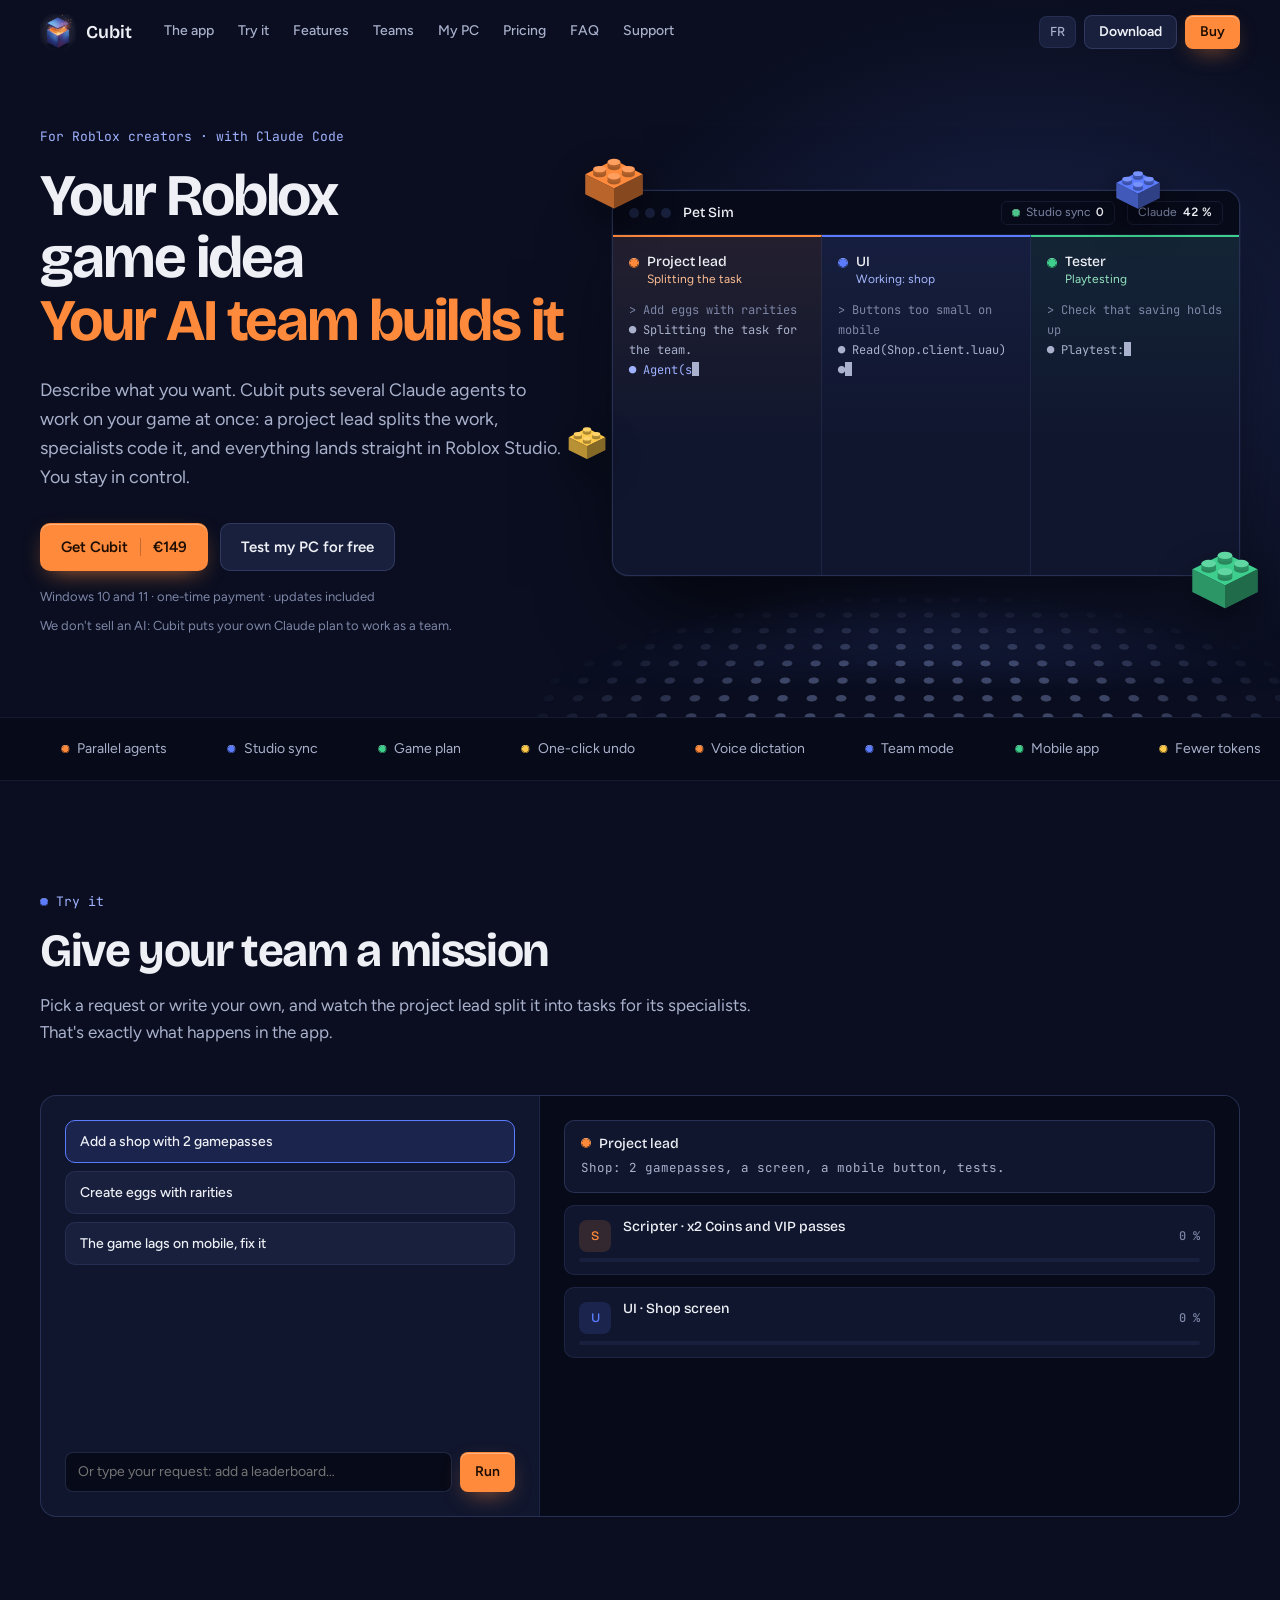
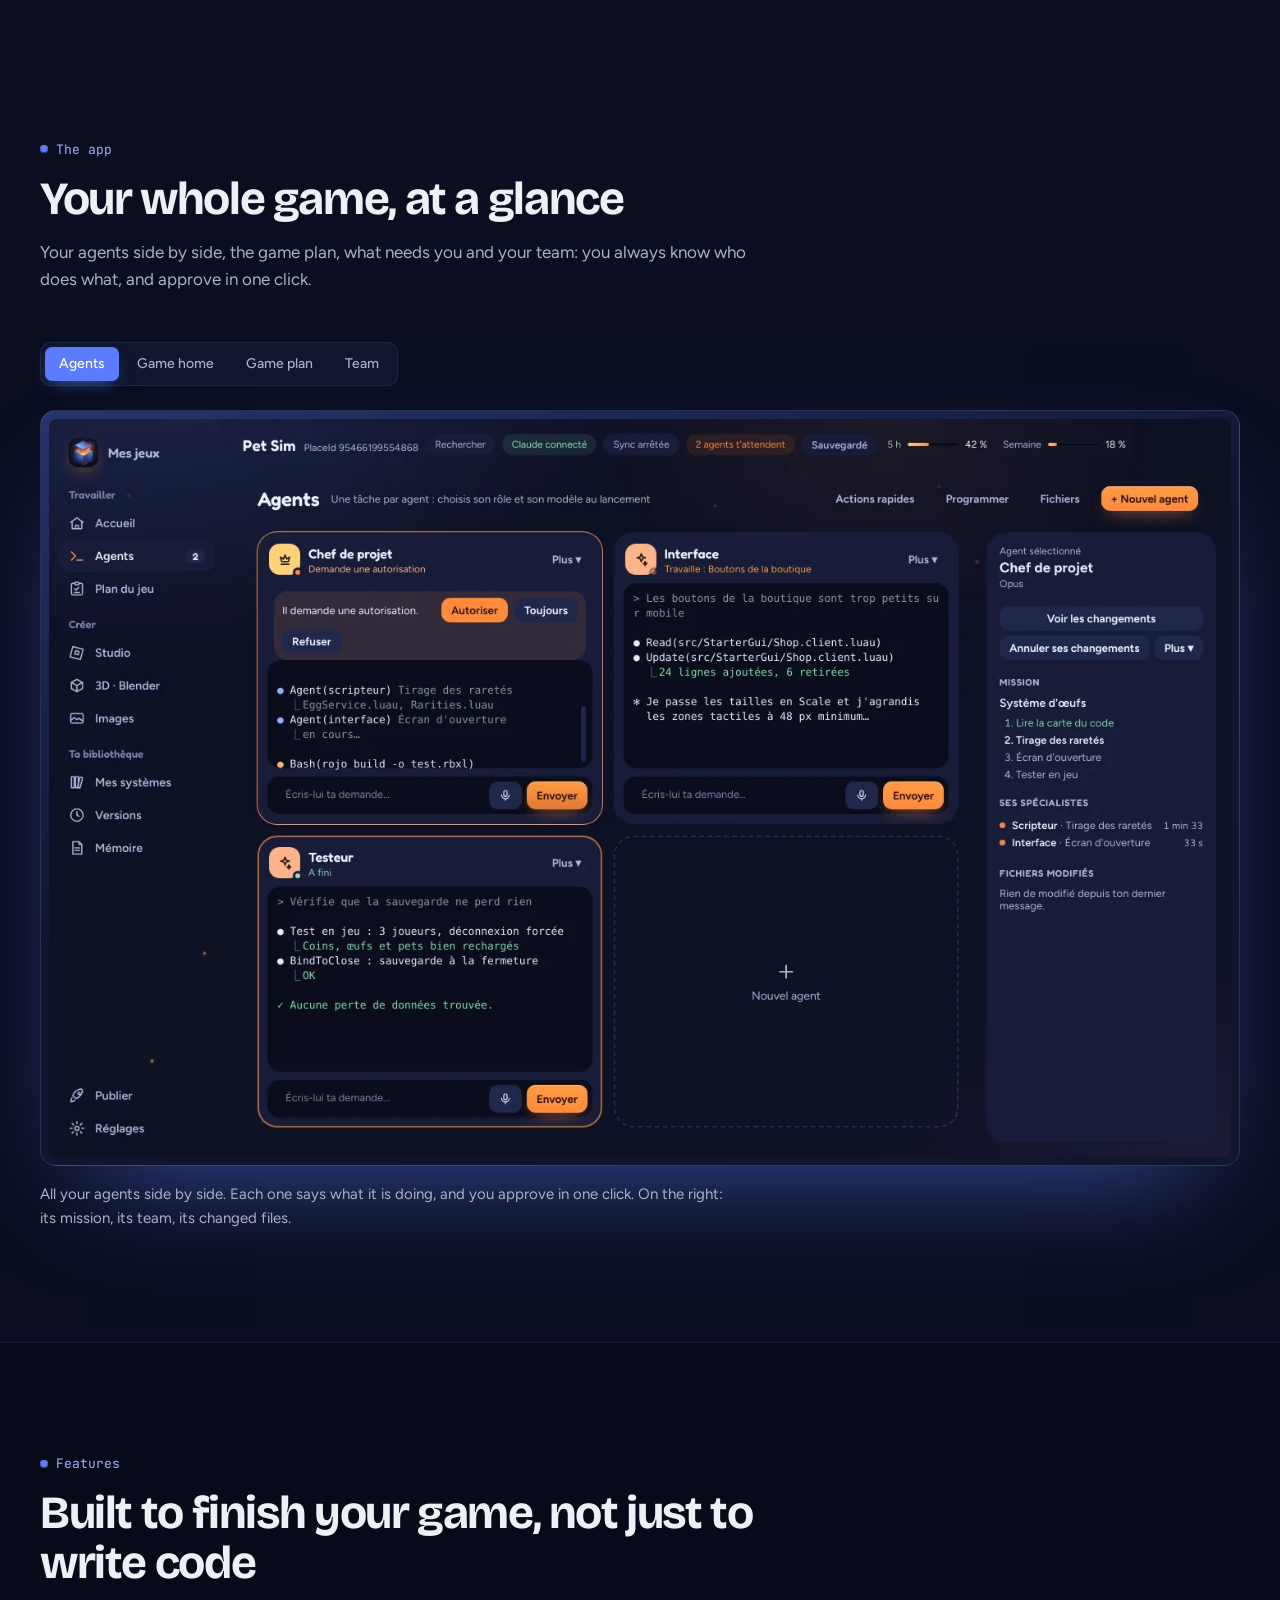
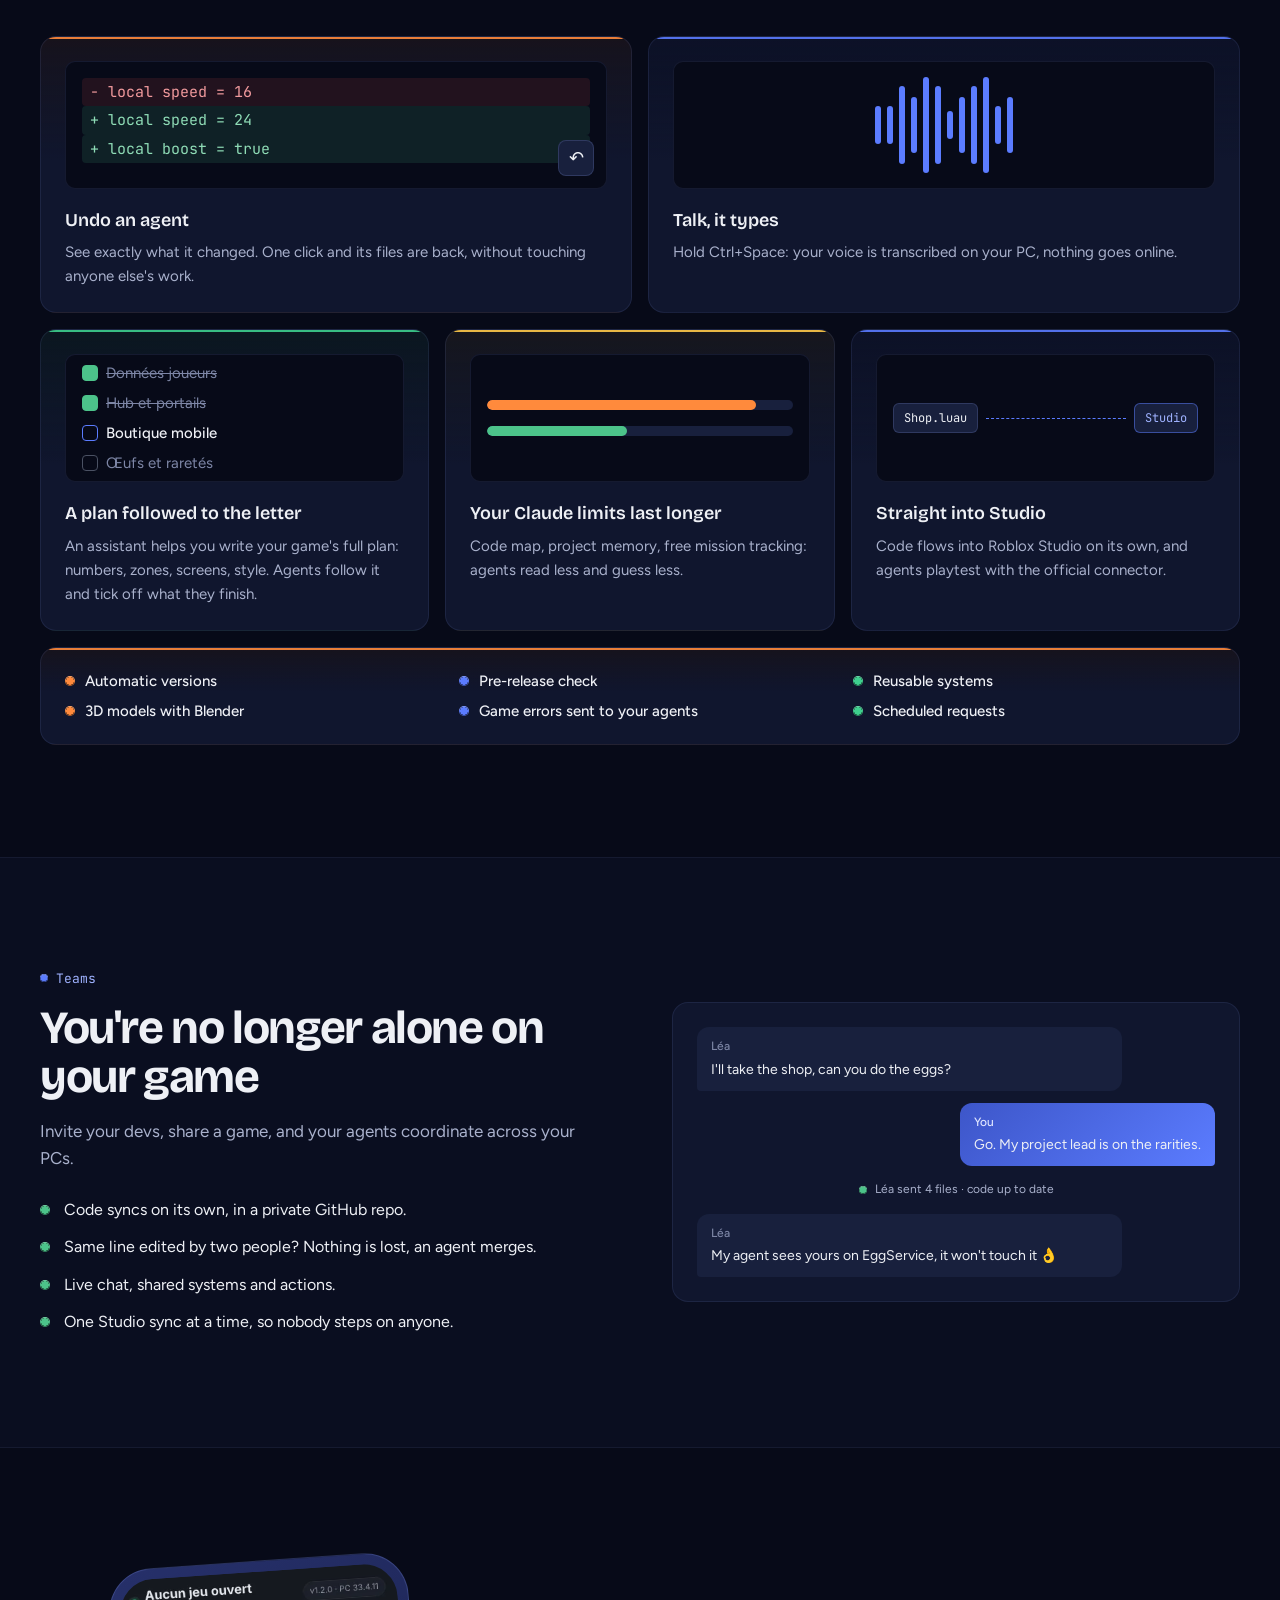
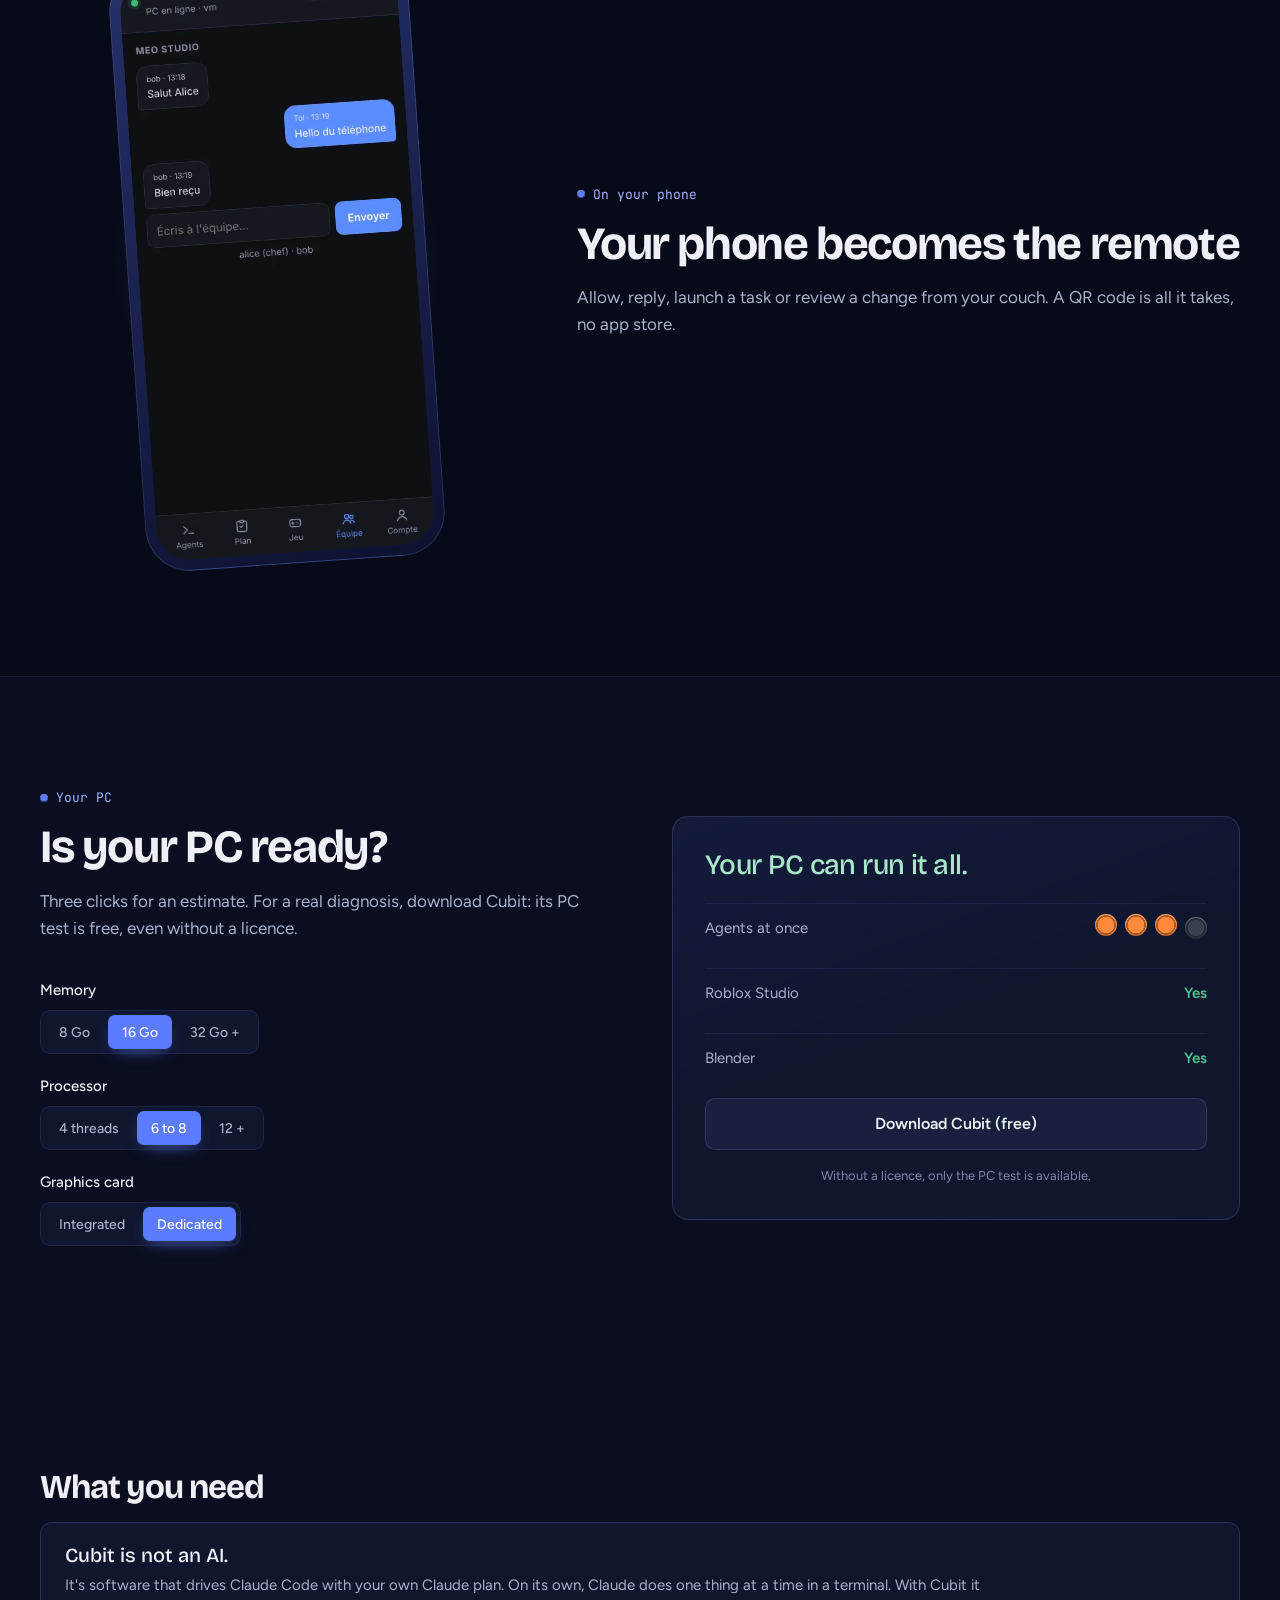
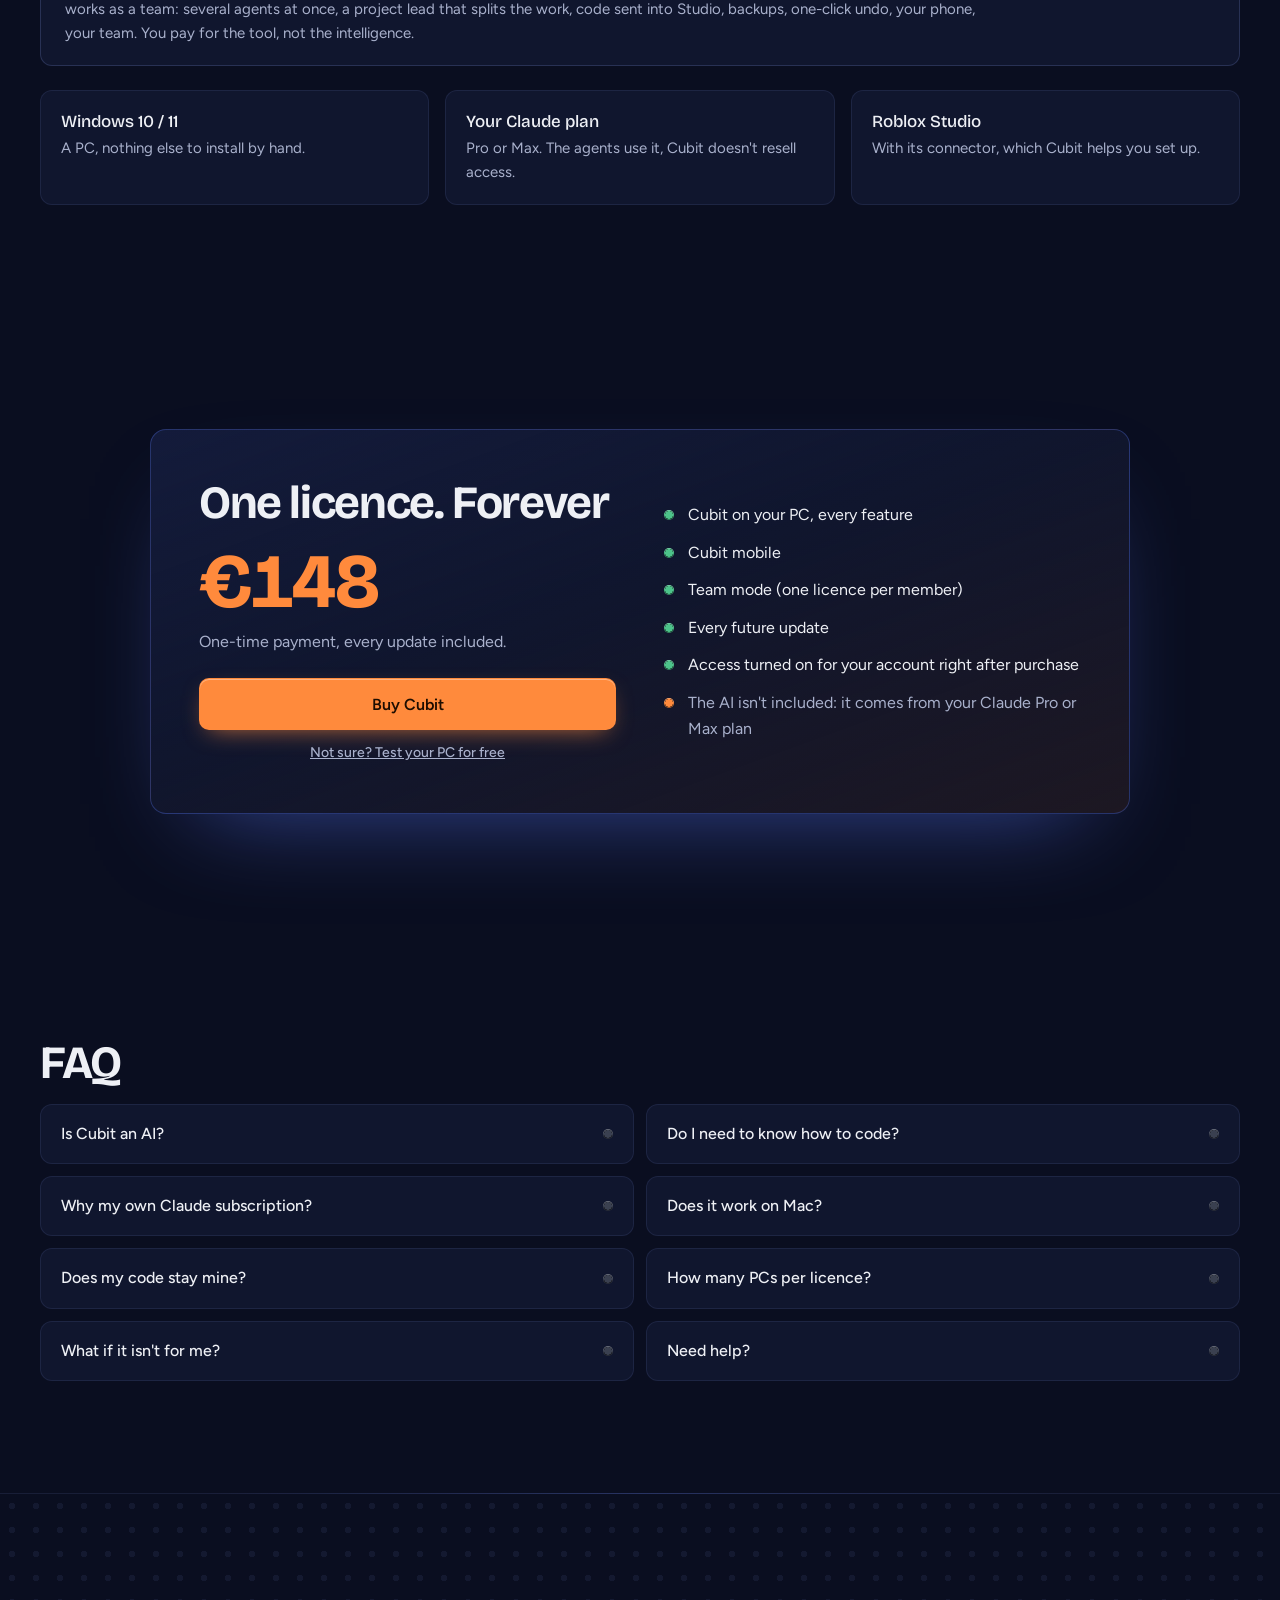
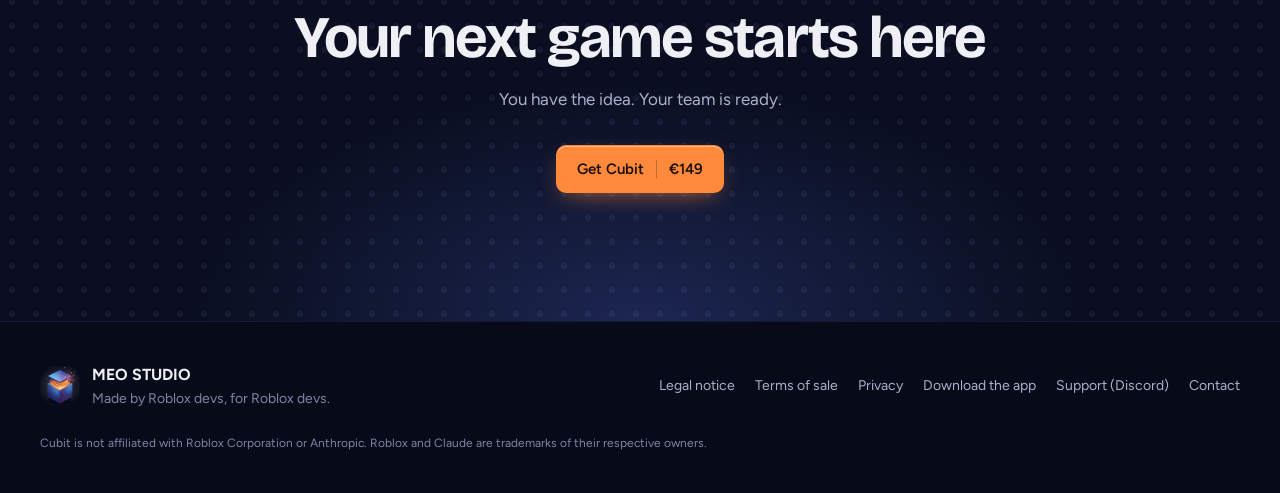
<file: index.html>
<!doctype html>
<html lang="fr">
<head>
<meta charset="utf-8">
<meta name="viewport" content="width=device-width, initial-scale=1">
<title>Cubit · l'atelier de vibe coding pour Roblox</title>
<meta name="description" content="Cubit fait travailler plusieurs agents Claude Code sur ton jeu Roblox en même temps : plan du jeu, synchro avec Studio, annuler, mode équipe et appli mobile.">
<meta property="og:title" content="Cubit · Ton idée de jeu Roblox, ton équipe d'IA la construit">
<meta property="og:description" content="Plusieurs agents Claude Code sur ton jeu Roblox, en même temps. Tu diriges, ils codent.">
<meta property="og:image" content="img/agents.webp">
<meta name="theme-color" content="#0b0d14">
<link rel="icon" href="img/favicon.png">
<link rel="preconnect" href="https://fonts.googleapis.com">
<link rel="preconnect" href="https://fonts.gstatic.com" crossorigin>
<link rel="stylesheet" href="https://fonts.googleapis.com/css2?family=Bricolage+Grotesque:opsz,wght@12..96,400;12..96,500;12..96,600&family=Figtree:wght@400;500;600;700&family=JetBrains+Mono:wght@400;600&display=swap">
<link rel="stylesheet" href="style.css?v=12">
</head>
<body>
<a class="skip" href="#main"><span lang="fr">Aller au contenu</span><span lang="en">Skip to content</span></a>

<header class="nav" id="nav">
  <a class="brand" href="#top" aria-label="Cubit">
    <img src="img/cubit-logo.png" alt="" width="36" height="36"><span>Cubit</span>
  </a>
  <nav class="nav-links" aria-label="Sections">
    <a href="#tour"><span lang="fr">L'appli</span><span lang="en">The app</span></a>
    <a href="#try"><span lang="fr">Essayer</span><span lang="en">Try it</span></a>
    <a href="#features"><span lang="fr">Fonctions</span><span lang="en">Features</span></a>
    <a href="#team"><span lang="fr">Équipe</span><span lang="en">Teams</span></a>
    <a href="#check"><span lang="fr">Mon PC</span><span lang="en">My PC</span></a>
    <a href="#price"><span lang="fr">Prix</span><span lang="en">Pricing</span></a>
    <a href="#faq">FAQ</a>
    <a href="https://discord.gg/f2B6KfaYT2" target="_blank" rel="noopener">Support</a>
  </nav>
  <div class="nav-end">
    <button class="lang" id="lang" type="button" aria-label="Changer de langue / Change language"><span lang="fr">EN</span><span lang="en">FR</span></button>
    <a class="btn ghost small nav-dl" data-download href="https://github.com/OnwaYy/meo-hub-releases/releases/latest" target="_blank" rel="noopener"><span lang="fr">Télécharger</span><span lang="en">Download</span></a>
    <a class="btn buy small" href="#price"><span lang="fr">Acheter</span><span lang="en">Buy</span></a>
  </div>
</header>

<svg width="0" height="0" style="position:absolute" aria-hidden="true"><defs><symbol id="brick" viewBox="0 0 100 92"><path d="M50 22 90 42 50 62 10 42Z" fill="currentColor"/><path d="M10 42 50 62 50 90 10 70Z" fill="currentColor"/><path d="M10 42 50 62 50 90 10 70Z" fill="#000" opacity=".28"/><path d="M50 62 90 42 90 70 50 90Z" fill="currentColor"/><path d="M50 62 90 42 90 70 50 90Z" fill="#000" opacity=".48"/><g id="stud"><ellipse cx="50" cy="32" rx="9" ry="4.5" fill="#000" opacity=".35"/><rect x="41" y="25" width="18" height="7" fill="currentColor"/><rect x="41" y="25" width="18" height="7" fill="#000" opacity=".3"/><ellipse cx="50" cy="25" rx="9" ry="4.5" fill="currentColor"/><ellipse cx="50" cy="25" rx="9" ry="4.5" fill="#fff" opacity=".18"/></g><use href="#stud" x="-20" y="10"/><use href="#stud" x="20" y="10"/><use href="#stud" x="0" y="20"/></symbol></defs></svg>
<div class="progress" id="progress" aria-hidden="true"></div>
<main id="main">
  <!-- ============ HÉROS : la démo vivante ============ -->
  <section class="hero" id="top">
    <div class="hero-head">
      <p class="kicker"><span lang="fr">Pour les créateurs Roblox · avec Claude Code</span><span lang="en">For Roblox creators · with Claude Code</span></p>
      <h1>
        <span lang="fr"><span class="h1-a">Ton idée de jeu Roblox</span><span class="h1-b">Ton équipe d'IA la construit</span></span>
        <span lang="en"><span class="h1-a">Your Roblox game idea</span><span class="h1-b">Your AI team builds it</span></span>
      </h1>
      <p class="lead">
        <span lang="fr">Décris ce que tu veux. Cubit fait travailler plusieurs agents Claude en même temps sur ton jeu : un Chef de projet répartit le travail, les spécialistes codent, et tout arrive directement dans Roblox Studio. Toi, tu gardes la main.</span>
        <span lang="en">Describe what you want. Cubit puts several Claude agents to work on your game at once: a project lead splits the work, specialists code it, and everything lands straight in Roblox Studio. You stay in control.</span>
      </p>
      <div class="hero-cta">
        <a class="btn buy" href="#price"><span lang="fr">Acheter Cubit</span><span lang="en">Get Cubit</span><b data-price></b></a>
        <a class="btn glass" href="#check"><span lang="fr">Tester mon PC gratuitement</span><span lang="en">Test my PC for free</span></a>
      </div>
      <p class="fine"><span lang="fr">Windows 10 et 11 · paiement unique · mises à jour comprises</span><span lang="en">Windows 10 and 11 · one-time payment · updates included</span></p>
      <p class="not-ai"><span lang="fr">On ne vend pas une IA : Cubit fait travailler ton abonnement Claude en équipe.</span><span lang="en">We don't sell an AI: Cubit puts your own Claude plan to work as a team.</span></p>
    </div>

    <!-- La démo : des agents qui travaillent vraiment (animation, pas une vidéo) -->
    <div class="stage" aria-label="Démonstration : trois agents travaillent en même temps sur un jeu Roblox">
      <div class="plate" aria-hidden="true"></div>
      <svg class="brick k1" aria-hidden="true"><use href="#brick"/></svg>
      <svg class="brick k2" aria-hidden="true"><use href="#brick"/></svg>
      <svg class="brick k3" aria-hidden="true"><use href="#brick"/></svg>
      <svg class="brick k4" aria-hidden="true"><use href="#brick"/></svg>
      <div class="board" id="board">
        <div class="board-top">
          <span class="dots"><i></i><i></i><i></i></span>
          <b>Pet Sim</b>
          <span class="pill sync" id="sync-pill"><i></i><span lang="fr">Synchro Studio</span><span lang="en">Studio sync</span> <em id="sync-count">0</em></span>
          <span class="pill usage"><span lang="fr">Claude</span><span lang="en">Claude</span> <em>42 %</em></span>
        </div>
        <div class="lanes">
          <article class="lane" data-lane="0"><header><i class="st"></i><div><b><span lang="fr">Chef de projet</span><span lang="en">Project lead</span></b><span class="say"></span></div></header><div class="perm" hidden><span lang="fr">Lancer <code>rojo build</code> ?</span><span lang="en">Run <code>rojo build</code>?</span><button tabindex="-1"><span lang="fr">Autoriser</span><span lang="en">Allow</span></button></div><pre class="out"></pre></article>
          <article class="lane" data-lane="1"><header><i class="st"></i><div><b><span lang="fr">Interface</span><span lang="en">UI</span></b><span class="say"></span></div></header><pre class="out"></pre></article>
          <article class="lane" data-lane="2"><header><i class="st"></i><div><b><span lang="fr">Testeur</span><span lang="en">Tester</span></b><span class="say"></span></div></header><pre class="out"></pre></article>
        </div>
      </div>
    </div>
  </section>

  <!-- ============ BANDEAU ============ -->
  <ul class="strip" aria-label="Fonctions">
    <li><span lang="fr">Agents en parallèle</span><span lang="en">Parallel agents</span></li>
    <li><span lang="fr">Synchro Studio</span><span lang="en">Studio sync</span></li>
    <li><span lang="fr">Plan du jeu</span><span lang="en">Game plan</span></li>
    <li><span lang="fr">Annuler en un clic</span><span lang="en">One-click undo</span></li>
    <li><span lang="fr">Dictée vocale</span><span lang="en">Voice dictation</span></li>
    <li><span lang="fr">Mode Équipe</span><span lang="en">Team mode</span></li>
    <li><span lang="fr">Appli mobile</span><span lang="en">Mobile app</span></li>
    <li><span lang="fr">Moins de tokens</span><span lang="en">Fewer tokens</span></li>
  </ul>

  <!-- ============ ESSAI : donne une tâche ============ -->
  <section class="try" id="try">
    <div class="sec-head">
      <p class="sec-kicker"><span lang="fr">Essaie</span><span lang="en">Try it</span></p>
      <h2><span lang="fr">Donne une mission à ton équipe</span><span lang="en">Give your team a mission</span></h2>
      <p><span lang="fr">Choisis une demande ou écris la tienne, et regarde le Chef de projet la découper en tâches pour ses spécialistes. C'est exactement ce qui se passe dans l'appli.</span><span lang="en">Pick a request or write your own, and watch the project lead split it into tasks for its specialists. That's exactly what happens in the app.</span></p>
    </div>
    <div class="try-box">
      <div class="try-ask">
        <div class="chips" id="try-chips">
          <button type="button" data-task="shop"><span lang="fr">Ajoute une boutique avec 2 gamepasses</span><span lang="en">Add a shop with 2 gamepasses</span></button>
          <button type="button" data-task="eggs"><span lang="fr">Crée des œufs avec des raretés</span><span lang="en">Create eggs with rarities</span></button>
          <button type="button" data-task="lag"><span lang="fr">Le jeu lag sur mobile, corrige</span><span lang="en">The game lags on mobile, fix it</span></button>
        </div>
        <form class="try-form" id="try-form">
          <input id="try-text" maxlength="90" autocomplete="off" aria-label="Ta demande" placeholder="">
          <button class="btn buy small" type="submit"><span lang="fr">Lancer</span><span lang="en">Run</span></button>
        </form>
      </div>
      <div class="try-run" id="try-run"><p class="try-empty"><span lang="fr">Choisis une tâche pour lancer la démo.</span><span lang="en">Pick a task to start the demo.</span></p></div>
    </div>
  </section>

  <!-- ============ VISITE DE L'APPLI ============ -->
  <section class="tour" id="tour">
    <div class="sec-head">
      <p class="sec-kicker"><span lang="fr">L'appli</span><span lang="en">The app</span></p>
      <h2><span lang="fr">Tout ton jeu, sous tes yeux</span><span lang="en">Your whole game, at a glance</span></h2>
      <p><span lang="fr">Tes agents côte à côte, le plan du jeu, ce qui t'attend et ton équipe : tu sais toujours qui fait quoi, et tu valides d'un clic.</span><span lang="en">Your agents side by side, the game plan, what needs you and your team: you always know who does what, and approve in one click.</span></p>
    </div>
    <div class="tabs" role="tablist" aria-label="Écrans de Cubit">
      <button role="tab" aria-selected="true" data-shot="agents"><span lang="fr">Agents</span><span lang="en">Agents</span></button>
      <button role="tab" aria-selected="false" data-shot="home"><span lang="fr">Accueil du jeu</span><span lang="en">Game home</span></button>
      <button role="tab" aria-selected="false" data-shot="plan"><span lang="fr">Plan du jeu</span><span lang="en">Game plan</span></button>
      <button role="tab" aria-selected="false" data-shot="team"><span lang="fr">Équipe</span><span lang="en">Team</span></button>
    </div>
    <div class="screen">
      <div class="screen-frame">
        <img id="shot" src="img/agents.webp" width="1440" height="900" alt="Cubit : l'écran Agents">
      </div>
      <p class="caption" id="caption"></p>
    </div>
  </section>

  <!-- ============ FONCTIONS (grille) ============ -->
  <section class="features" id="features">
    <div class="sec-head">
      <p class="sec-kicker"><span lang="fr">Les fonctions</span><span lang="en">Features</span></p>
      <h2><span lang="fr">Pensé pour finir ton jeu, pas juste pour coder</span><span lang="en">Built to finish your game, not just to write code</span></h2>
    </div>
    <div class="bento">
      <article class="tile t-undo">
        <div class="viz diff" aria-hidden="true"><p class="del">- local speed = 16</p><p class="add">+ local speed = 24</p><p class="add">+ local boost = true</p><span class="undo-btn">↶</span></div>
        <h3><span lang="fr">Annuler un agent</span><span lang="en">Undo an agent</span></h3>
        <p><span lang="fr">Tu vois exactement ce qu'il a modifié. Un clic, et ses fichiers reviennent comme avant, sans toucher au travail des autres.</span><span lang="en">See exactly what it changed. One click and its files are back, without touching anyone else's work.</span></p>
      </article>
      <article class="tile t-voice">
        <div class="viz wave" aria-hidden="true"><i></i><i></i><i></i><i></i><i></i><i></i><i></i><i></i><i></i><i></i><i></i><i></i></div>
        <h3><span lang="fr">Parle, il écrit</span><span lang="en">Talk, it types</span></h3>
        <p><span lang="fr">Maintiens Ctrl+Espace : ta voix est transcrite sur ton PC, rien ne part en ligne.</span><span lang="en">Hold Ctrl+Space: your voice is transcribed on your PC, nothing goes online.</span></p>
      </article>
      <article class="tile t-plan">
        <div class="viz tasks" aria-hidden="true"><p class="ok">Données joueurs</p><p class="ok">Hub et portails</p><p class="now">Boutique mobile</p><p>Œufs et raretés</p></div>
        <h3><span lang="fr">Un plan suivi à la lettre</span><span lang="en">A plan followed to the letter</span></h3>
        <p><span lang="fr">Un assistant t'aide à écrire le plan complet de ton jeu : chiffres, zones, écrans, style. Les agents le suivent et cochent ce qu'ils finissent.</span><span lang="en">An assistant helps you write your game's full plan: numbers, zones, screens, style. Agents follow it and tick off what they finish.</span></p>
      </article>
      <article class="tile t-tokens">
        <div class="viz meter" aria-hidden="true"><span class="m-before"><i></i></span><span class="m-after"><i></i></span></div>
        <h3><span lang="fr">Tes limites Claude durent plus</span><span lang="en">Your Claude limits last longer</span></h3>
        <p><span lang="fr">Carte du code, mémoire du projet, missions suivies sans rien coûter : les agents lisent moins et devinent moins.</span><span lang="en">Code map, project memory, free mission tracking: agents read less and guess less.</span></p>
      </article>
      <article class="tile t-studio">
        <div class="viz syncviz" aria-hidden="true"><span class="file">Shop.luau</span><span class="arrow"></span><span class="studio">Studio</span></div>
        <h3><span lang="fr">Directement dans Studio</span><span lang="en">Straight into Studio</span></h3>
        <p><span lang="fr">Le code part tout seul dans Roblox Studio, et les agents testent en jeu avec le connecteur officiel.</span><span lang="en">Code flows into Roblox Studio on its own, and agents playtest with the official connector.</span></p>
      </article>
      <article class="tile t-more">
        <ul>
          <li><span lang="fr">Versions automatiques</span><span lang="en">Automatic versions</span></li>
          <li><span lang="fr">Vérification avant publication</span><span lang="en">Pre-release check</span></li>
          <li><span lang="fr">Mes systèmes réutilisables</span><span lang="en">Reusable systems</span></li>
          <li><span lang="fr">Modèles 3D avec Blender</span><span lang="en">3D models with Blender</span></li>
          <li><span lang="fr">Erreurs du jeu remontées aux agents</span><span lang="en">Game errors sent to your agents</span></li>
          <li><span lang="fr">Demandes programmées</span><span lang="en">Scheduled requests</span></li>
        </ul>
      </article>
    </div>
  </section>

  <!-- ============ ÉQUIPE ============ -->
  <section class="team" id="team">
    <div class="team-text">
      <p class="sec-kicker"><span lang="fr">En équipe</span><span lang="en">Teams</span></p>
      <h2><span lang="fr">Tu n'es plus seul sur ton jeu</span><span lang="en">You're no longer alone on your game</span></h2>
      <p class="big"><span lang="fr">Invite tes devs, partagez un jeu, et vos agents se coordonnent entre vos PC.</span><span lang="en">Invite your devs, share a game, and your agents coordinate across your PCs.</span></p>
      <ul class="ticks">
        <li><span lang="fr">Le code se synchronise tout seul, dans un dépôt GitHub privé.</span><span lang="en">Code syncs on its own, in a private GitHub repo.</span></li>
        <li><span lang="fr">Même ligne modifiée par deux personnes ? Rien n'est perdu, un agent fusionne.</span><span lang="en">Same line edited by two people? Nothing is lost, an agent merges.</span></li>
        <li><span lang="fr">Discussion en direct, systèmes et actions partagés.</span><span lang="en">Live chat, shared systems and actions.</span></li>
        <li><span lang="fr">Une seule synchro Studio à la fois, pour ne pas se marcher dessus.</span><span lang="en">One Studio sync at a time, so nobody steps on anyone.</span></li>
      </ul>
    </div>
    <div class="team-visual" aria-hidden="true">
      <div class="chat">
        <p class="msg l"><b>Léa</b><span lang="fr">Je prends la boutique, tu gères les œufs ?</span><span lang="en">I'll take the shop, can you do the eggs?</span></p>
        <p class="msg r"><b><span lang="fr">Toi</span><span lang="en">You</span></b><span lang="fr">Go. Mon Chef de projet lance les raretés.</span><span lang="en">Go. My project lead is on the rarities.</span></p>
        <p class="event"><i></i><span lang="fr">Léa a envoyé 4 fichiers · code à jour</span><span lang="en">Léa sent 4 files · code up to date</span></p>
        <p class="msg l"><b>Léa</b><span lang="fr">Mon agent voit le tien bosser sur EggService, il n'y touche pas 👌</span><span lang="en">My agent sees yours on EggService, it won't touch it 👌</span></p>
      </div>
    </div>
  </section>

  <!-- ============ MOBILE ============ -->
  <section class="mobile">
    <div class="phone-wrap"><div class="phone"><img src="img/mobile.webp" width="390" height="844" loading="lazy" alt="Cubit mobile : la discussion de l'équipe sur un téléphone."></div></div>
    <div class="mobile-text">
      <p class="sec-kicker"><span lang="fr">Sur ton téléphone</span><span lang="en">On your phone</span></p>
      <h2><span lang="fr">Ton téléphone devient la télécommande</span><span lang="en">Your phone becomes the remote</span></h2>
      <p class="big"><span lang="fr">Autorise, réponds, lance une tâche ou vérifie un changement depuis ton canapé. Un QR code suffit, aucun store.</span><span lang="en">Allow, reply, launch a task or review a change from your couch. A QR code is all it takes, no app store.</span></p>
    </div>
  </section>

  <!-- ============ TON PC ============ -->
  <section class="check" id="check">
    <div class="check-text">
      <p class="sec-kicker"><span lang="fr">Ton PC</span><span lang="en">Your PC</span></p>
      <h2><span lang="fr">Ton PC est-il prêt ?</span><span lang="en">Is your PC ready?</span></h2>
      <p class="big"><span lang="fr">Trois clics pour une estimation. Pour un vrai diagnostic, télécharge Cubit : son test de PC est gratuit, même sans licence.</span><span lang="en">Three clicks for an estimate. For a real diagnosis, download Cubit: its PC test is free, even without a licence.</span></p>
      <div class="check-q">
        <p><span lang="fr">Mémoire</span><span lang="en">Memory</span></p>
        <div class="seg" data-q="ram"><button data-v="8">8 Go</button><button data-v="16" aria-pressed="true">16 Go</button><button data-v="32">32 Go +</button></div>
        <p><span lang="fr">Processeur</span><span lang="en">Processor</span></p>
        <div class="seg" data-q="cpu"><button data-v="4"><span lang="fr">4 cœurs</span><span lang="en">4 threads</span></button><button data-v="8" aria-pressed="true"><span lang="fr">6 à 8</span><span lang="en">6 to 8</span></button><button data-v="12">12 +</button></div>
        <p><span lang="fr">Carte graphique</span><span lang="en">Graphics card</span></p>
        <div class="seg" data-q="gpu"><button data-v="0"><span lang="fr">Intégrée</span><span lang="en">Integrated</span></button><button data-v="1" aria-pressed="true"><span lang="fr">Dédiée</span><span lang="en">Dedicated</span></button></div>
      </div>
    </div>
    <div class="check-result" id="check-result">
      <p class="cr-verdict" id="cr-verdict"></p>
      <div class="cr-row"><span><span lang="fr">Agents en même temps</span><span lang="en">Agents at once</span></span><div class="cr-agents" id="cr-agents"><i></i><i></i><i></i><i></i></div></div>
      <div class="cr-row"><span>Roblox Studio</span><b id="cr-studio"></b></div>
      <div class="cr-row"><span>Blender</span><b id="cr-blender"></b></div>
      <a class="btn glass big" id="download" href="https://github.com/OnwaYy/meo-hub-releases/releases/latest" target="_blank" rel="noopener"><span lang="fr">Télécharger Cubit (gratuit)</span><span lang="en">Download Cubit (free)</span></a>
      <p class="fine"><span lang="fr">Sans licence, seul le test du PC est accessible.</span><span lang="en">Without a licence, only the PC test is available.</span></p>
    </div>
  </section>

  <!-- ============ CE QU'IL TE FAUT ============ -->
  <section class="needs">
    <h2><span lang="fr">Ce qu'il te faut</span><span lang="en">What you need</span></h2>
    <div class="not-ai-box">
      <b><span lang="fr">Cubit n'est pas une IA.</span><span lang="en">Cubit is not an AI.</span></b>
      <p><span lang="fr">C'est un logiciel qui pilote Claude Code, avec ton propre abonnement Claude. Seul, Claude fait une chose à la fois dans un terminal. Avec Cubit, il travaille en équipe : plusieurs agents en même temps, un Chef de projet qui répartit, le code envoyé dans Studio, les sauvegardes, l'annulation en un clic, le téléphone, l'équipe. Tu payes l'outil, pas l'intelligence.</span><span lang="en">It's software that drives Claude Code with your own Claude plan. On its own, Claude does one thing at a time in a terminal. With Cubit it works as a team: several agents at once, a project lead that splits the work, code sent into Studio, backups, one-click undo, your phone, your team. You pay for the tool, not the intelligence.</span></p>
    </div>
    <div class="needs-row">
      <p><b>Windows 10 / 11</b><span lang="fr">Un PC, rien d'autre à installer à la main.</span><span lang="en">A PC, nothing else to install by hand.</span></p>
      <p><b><span lang="fr">Ton abonnement Claude</span><span lang="en">Your Claude plan</span></b><span lang="fr">Pro ou Max. Les agents l'utilisent, Cubit ne revend pas d'accès.</span><span lang="en">Pro or Max. The agents use it, Cubit doesn't resell access.</span></p>
      <p><b>Roblox Studio</b><span lang="fr">Avec son connecteur, que Cubit t'aide à installer.</span><span lang="en">With its connector, which Cubit helps you set up.</span></p>
    </div>
  </section>

  <!-- ============ PRIX ============ -->
  <section class="price" id="price">
    <div class="price-card">
      <div class="price-left">
        <h2><span lang="fr">Une licence. Pour toujours</span><span lang="en">One licence. Forever</span></h2>
        <p class="amount" data-price></p>
        <p class="muted"><span lang="fr">Paiement unique, toutes les mises à jour comprises.</span><span lang="en">One-time payment, every update included.</span></p>
        <a class="btn buy big" id="buy" href="#"><span lang="fr">Acheter Cubit</span><span lang="en">Buy Cubit</span></a>
        <div class="buy-flow" id="buy-flow" hidden>
          <!-- 1. Le compte Cubit (le même dans l'appli) -->
          <form class="buy-form" id="acc-form">
            <div class="acc-tabs" role="tablist">
              <button type="button" class="acc-tab on" data-acc="signup"><span lang="fr">Créer mon compte</span><span lang="en">Create my account</span></button>
              <button type="button" class="acc-tab" data-acc="login"><span lang="fr">J'ai déjà un compte</span><span lang="en">I have an account</span></button>
            </div>
            <p class="fine"><span lang="fr">C'est le compte avec lequel tu te connecteras dans l'appli Cubit. Ton achat s'y active tout seul.</span><span lang="en">This is the account you'll sign in with in the Cubit app. Your purchase turns on by itself.</span></p>
            <label for="acc-email">Email</label>
            <input id="acc-email" type="email" required autocomplete="email" placeholder="toi@exemple.fr">
            <label for="acc-pass"><span lang="fr">Mot de passe</span><span lang="en">Password</span></label>
            <input id="acc-pass" type="password" required minlength="8" autocomplete="new-password">
            <div id="acc-pass2-wrap"><label for="acc-pass2"><span lang="fr">Confirme le mot de passe</span><span lang="en">Confirm password</span></label>
            <input id="acc-pass2" type="password" minlength="8" autocomplete="new-password"></div>
            <button class="btn buy" type="submit" id="acc-go"><span lang="fr">Continuer</span><span lang="en">Continue</span></button>
            <button type="button" class="link-btn" id="acc-forgot" hidden><span lang="fr">Mot de passe oublié ?</span><span lang="en">Forgot your password?</span></button>
            <p class="buy-err" id="acc-err" role="alert"></p>
          </form>
          <!-- 2. Paiement, relié à ce compte -->
          <div class="buy-form" id="pay-box" hidden>
            <p class="acc-who"><span lang="fr">Compte :</span><span lang="en">Account:</span> <b id="acc-who"></b> <button type="button" class="link-btn" id="acc-switch"><span lang="fr">changer</span><span lang="en">change</span></button></p>
            <div id="pay-owned" class="buy-ok" hidden><span lang="fr">Tu as déjà Cubit sur ce compte ! Télécharge l'appli et connecte-toi.</span><span lang="en">You already own Cubit on this account! Download the app and sign in.</span> <a class="btn buy small" data-download href="https://github.com/OnwaYy/meo-hub-releases/releases/latest" target="_blank" rel="noopener"><span lang="fr">Télécharger Cubit</span><span lang="en">Download Cubit</span></a></div>
            <div id="pay-choices">
              <p class="pay-note"><span lang="fr">Sur la page de paiement, entre exactement cet email :</span><span lang="en">On the payment page, enter exactly this email:</span> <b id="pay-email"></b> <button type="button" class="link-btn" id="pay-copy"><span lang="fr">copier</span><span lang="en">copy</span></button></p>
              <label class="waiver"><input type="checkbox" id="pay-waiver"><span lang="fr">Je demande l'accès immédiat à Cubit après le paiement et je renonce à mon droit de rétractation de 14 jours. J'accepte les <a href="legal.html#cgv" target="_blank">conditions de vente</a>.</span><span lang="en">I request immediate access to Cubit after payment and waive my 14-day right of withdrawal. I accept the <a href="legal.html#cgv" target="_blank">terms of sale</a>.</span></label>
              <button class="btn buy" type="button" data-pay="card"><span lang="fr">Payer par carte ou PayPal</span><span lang="en">Pay by card or PayPal</span></button>
              <button class="btn glass" type="button" data-pay="crypto"><span lang="fr">Payer en crypto</span><span lang="en">Pay with crypto</span></button>
              <p class="fine"><span lang="fr">Carte et PayPal via Payhip<span data-crypto-note>, crypto (BTC, ETH, USDT, SOL…) via NOWPayments</span>.</span><span lang="en">Card and PayPal via Payhip<span data-crypto-note>, crypto (BTC, ETH, USDT, SOL…) via NOWPayments</span>.</span></p>
            </div>
            <p class="buy-err" id="buy-err" role="alert"></p>
            <p class="fine"><span lang="fr">Un souci ? <a href="https://discord.gg/f2B6KfaYT2" target="_blank" rel="noopener">Écris-nous sur Discord</a>.</span><span lang="en">A problem? <a href="https://discord.gg/f2B6KfaYT2" target="_blank" rel="noopener">Message us on Discord</a>.</span></p>
          </div>
        </div>
        <a class="dl-link" href="#check"><span lang="fr">Pas sûr ? Teste ton PC gratuitement</span><span lang="en">Not sure? Test your PC for free</span></a>
        <p class="fine" id="buy-soon" hidden><span lang="fr">La vente ouvre très bientôt.</span><span lang="en">Sales open very soon.</span></p>
      </div>
      <ul class="ticks price-list">
        <li><span lang="fr">Cubit sur ton PC, toutes les fonctions</span><span lang="en">Cubit on your PC, every feature</span></li>
        <li><span lang="fr">Cubit mobile</span><span lang="en">Cubit mobile</span></li>
        <li><span lang="fr">Le mode Équipe (une licence par membre)</span><span lang="en">Team mode (one licence per member)</span></li>
        <li><span lang="fr">Toutes les mises à jour futures</span><span lang="en">Every future update</span></li>
        <li><span lang="fr">Accès activé tout seul sur ton compte, juste après l'achat</span><span lang="en">Access turned on for your account right after purchase</span></li>
        <li class="no"><span lang="fr">L'IA n'est pas incluse : elle vient de ton abonnement Claude Pro ou Max</span><span lang="en">The AI isn't included: it comes from your Claude Pro or Max plan</span></li>
      </ul>
    </div>
  </section>

  <!-- ============ FAQ ============ -->
  <section class="faq" id="faq">
    <h2>FAQ</h2>
    <div class="faq-grid">
      <details><summary><span lang="fr">Cubit, c'est une IA ?</span><span lang="en">Is Cubit an AI?</span></summary>
        <p><span lang="fr">Non. Cubit est un logiciel : il organise, lance et surveille des agents Claude Code pour en tirer le maximum sur Roblox. L'intelligence vient de ton abonnement Claude, que Cubit ne vend pas et ne revend pas.</span><span lang="en">No. Cubit is software: it organises, launches and watches Claude Code agents to get the most out of them on Roblox. The intelligence comes from your Claude plan, which Cubit neither sells nor resells.</span></p></details>
      <details><summary><span lang="fr">Est-ce que je dois savoir coder ?</span><span lang="en">Do I need to know how to code?</span></summary>
        <p><span lang="fr">Non. Tu décris ce que tu veux, les agents écrivent le code. Lire un peu de Luau aide à vérifier, sans être obligatoire.</span><span lang="en">No. You describe what you want, the agents write the code. Reading a bit of Luau helps you check, but isn't required.</span></p></details>
      <details><summary><span lang="fr">Pourquoi mon propre abonnement Claude ?</span><span lang="en">Why my own Claude subscription?</span></summary>
        <p><span lang="fr">Cubit pilote Claude Code avec ton compte : tu gardes la main sur tes limites, et Cubit ne voit jamais tes identifiants Claude.</span><span lang="en">Cubit drives Claude Code with your account: you control your limits, and Cubit never sees your Claude credentials.</span></p></details>
      <details><summary><span lang="fr">Ça marche sur Mac ?</span><span lang="en">Does it work on Mac?</span></summary>
        <p><span lang="fr">Pas encore : Cubit est fait pour Windows 10 et 11.</span><span lang="en">Not yet: Cubit is built for Windows 10 and 11.</span></p></details>
      <details><summary><span lang="fr">Mon code reste à moi ?</span><span lang="en">Does my code stay mine?</span></summary>
        <p><span lang="fr">Oui. Ton jeu est un dossier sur ton PC. En mode Équipe, il vit dans un dépôt GitHub privé, sur ton compte.</span><span lang="en">Yes. Your game is a folder on your PC. In Team mode, it lives in a private GitHub repo, on your account.</span></p></details>
      <details><summary><span lang="fr">Combien de PC par licence ?</span><span lang="en">How many PCs per licence?</span></summary>
        <p><span lang="fr">La licence suit ton compte Cubit : PC fixe ou portable. En équipe, chaque membre a la sienne.</span><span lang="en">The licence follows your Cubit account: desktop or laptop. In a team, each member has their own.</span></p></details>
      <details><summary><span lang="fr">Et si ça ne me convient pas ?</span><span lang="en">What if it isn't for me?</span></summary>
        <p><span lang="fr">Fais d'abord le test gratuit de ton PC pour vérifier que tout marche chez toi : Cubit étant un logiciel livré tout de suite, il n'est pas remboursable une fois payé. Si quelque chose ne fonctionne pas comme promis, écris-nous sur <a href="https://discord.gg/f2B6KfaYT2" target="_blank" rel="noopener">Discord</a> : on le corrige.</span><span lang="en">Run the free PC test first to check everything works for you: Cubit is delivered instantly, so it isn't refundable once paid. If something doesn't work as promised, message us on <a href="https://discord.gg/f2B6KfaYT2" target="_blank" rel="noopener">Discord</a> and we'll fix it.</span></p></details>
      <details><summary><span lang="fr">Besoin d'aide ?</span><span lang="en">Need help?</span></summary>
        <p><span lang="fr">Rejoins notre <a href="https://discord.gg/f2B6KfaYT2" target="_blank" rel="noopener">Discord</a> : on t'aide pour l'installation, ton compte, un achat ou un bug, et tu peux y proposer des idées.</span><span lang="en">Join our <a href="https://discord.gg/f2B6KfaYT2" target="_blank" rel="noopener">Discord</a>: we help with setup, your account, a purchase or a bug, and you can suggest ideas.</span></p></details>
    </div>
  </section>

  <!-- ============ DERNIER APPEL ============ -->
  <section class="final">
    <h2><span lang="fr">Ton prochain jeu commence ici</span><span lang="en">Your next game starts here</span></h2>
    <p class="final-sub"><span lang="fr">Tu as l'idée. Ton équipe est prête.</span><span lang="en">You have the idea. Your team is ready.</span></p>
    <a class="btn buy" href="#price"><span lang="fr">Acheter Cubit</span><span lang="en">Get Cubit</span><b data-price></b></a>
  </section>
</main>

<footer class="foot">
  <div class="foot-brand"><img src="img/cubit-logo.png" alt="" width="40" height="40"><div><b>MEO STUDIO</b><span lang="fr">Fait par des devs Roblox, pour des devs Roblox.</span><span lang="en">Made by Roblox devs, for Roblox devs.</span></div></div>
  <nav class="foot-links" aria-label="Liens">
    <a href="legal.html#mentions"><span lang="fr">Mentions légales</span><span lang="en">Legal notice</span></a>
    <a href="legal.html#cgv"><span lang="fr">Conditions de vente</span><span lang="en">Terms of sale</span></a>
    <a href="legal.html#confidentialite"><span lang="fr">Confidentialité</span><span lang="en">Privacy</span></a>
    <a data-download href="https://github.com/OnwaYy/meo-hub-releases/releases/latest" target="_blank" rel="noopener"><span lang="fr">Télécharger l'appli</span><span lang="en">Download the app</span></a>
    <a href="https://discord.gg/f2B6KfaYT2" target="_blank" rel="noopener"><span lang="fr">Support (Discord)</span><span lang="en">Support (Discord)</span></a>
    <a data-contact href="#">Contact</a>
  </nav>
  <p class="fine"><span lang="fr">Cubit n'est affilié ni à Roblox Corporation ni à Anthropic. Roblox et Claude sont des marques de leurs propriétaires.</span><span lang="en">Cubit is not affiliated with Roblox Corporation or Anthropic. Roblox and Claude are trademarks of their respective owners.</span></p>
</footer>

<script src="site.js?v=12"></script>
<script src="https://payhip.com/payhip.js" async></script>
</body>
</html>
</file>
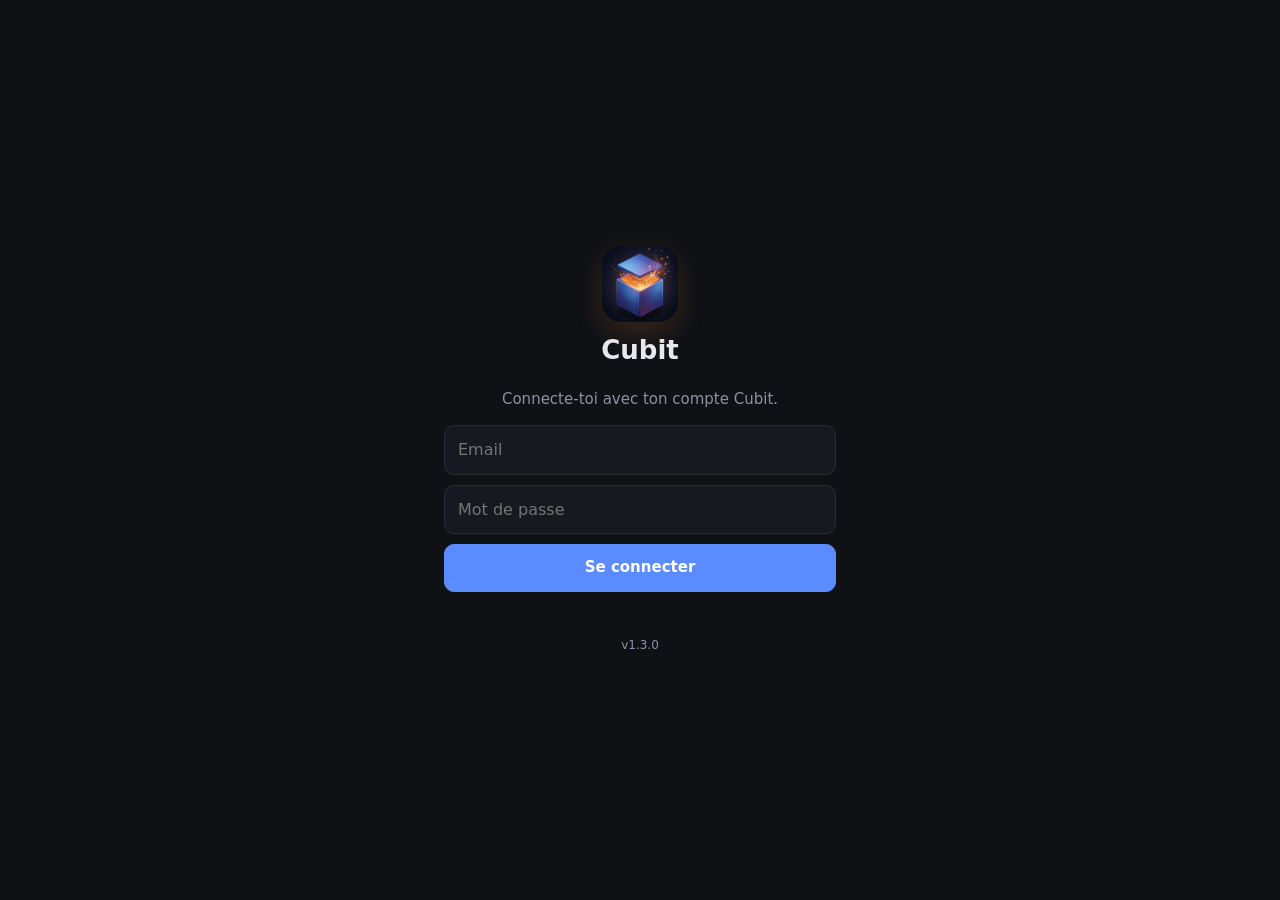
<file: app/index.html>
<!doctype html>
<html lang="fr">
<head>
  <meta charset="utf-8">
  <meta name="viewport" content="width=device-width, initial-scale=1, viewport-fit=cover">
  <meta name="theme-color" content="#0f1115">
  <meta name="apple-mobile-web-app-capable" content="yes">
  <meta name="mobile-web-app-capable" content="yes">
  <meta name="apple-mobile-web-app-status-bar-style" content="black-translucent">
  <meta name="apple-mobile-web-app-title" content="Cubit">
  <meta http-equiv="Content-Security-Policy" content="default-src 'self'; connect-src 'self' https://*.supabase.co wss://*.supabase.co; img-src 'self' data:; style-src 'self' 'unsafe-inline' https://fonts.googleapis.com; font-src https://fonts.gstatic.com">
  <title>Cubit</title>
  <link rel="manifest" href="manifest.webmanifest">
  <link rel="icon" href="icon-192.png">
  <link rel="apple-touch-icon" href="apple-touch-icon.png">
  <link rel="preconnect" href="https://fonts.googleapis.com">
  <link rel="stylesheet" href="https://fonts.googleapis.com/css2?family=Bricolage+Grotesque:opsz,wght@12..96,600;12..96,700&display=swap">
  <link rel="stylesheet" href="app.css">
</head>
<body>

<!-- Connexion -->
<section id="s-login" class="screen center hidden">
  <img src="icon-192.png" class="logo" alt="">
  <h1>Cubit</h1>
  <p class="muted">Connecte-toi avec ton compte Cubit.</p>
  <form id="login-form" class="stack">
    <input name="email" type="email" placeholder="Email" autocomplete="email" required>
    <input name="password" type="password" placeholder="Mot de passe" autocomplete="current-password" required>
    <button class="btn primary" type="submit">Se connecter</button>
    <p class="msg" id="login-msg"></p>
  </form>
  <span class="version-tag" data-version></span>
</section>

<!-- Association -->
<section id="s-pair" class="screen center hidden">
  <img src="icon-192.png" class="logo" alt="">
  <h1>Associe ce téléphone</h1>
  <ol class="steps">
    <li>Sur ton PC, ouvre Cubit, puis <b>Compte</b>.</li>
    <li>Active <b>Cubit mobile</b> et clique sur <b>Ajouter un téléphone</b>.</li>
    <li>Scanne le QR code avec l'appareil photo de ce téléphone.</li>
  </ol>
  <p class="muted small">Tu as reçu le lien autrement ? Colle-le ici :</p>
  <form id="pair-form" class="stack">
    <input name="link" placeholder="https://…#pair=…" autocomplete="off">
    <button class="btn" type="submit">Associer</button>
  </form>
  <button class="link" id="pair-logout">Se déconnecter</button>
  <span class="version-tag" data-version></span>
</section>

<!-- Application -->
<section id="s-main" class="screen hidden">
  <header class="top">
    <div class="top-line">
      <span class="dot" id="pc-dot"></span>
      <div class="top-title"><strong id="proj-name">Cubit</strong><span class="muted small" id="pc-text">Connexion…</span></div>
      <button class="vpill" id="vpill" data-version></button>
    </div>
    <div class="limits" id="limits"></div>
  </header>
  <button class="update-bar hidden" id="update-bar">Nouvelle version de Cubit mobile : touche pour mettre à jour</button>
  <div class="waiting hidden" id="waiting"></div>

  <main class="tabs-body">
    <!-- Agents -->
    <div class="tab active" id="t-agents">
      <div id="agents"></div>
      <button class="btn primary wide" id="new-agent">+ Nouvel agent</button>
    </div>

    <!-- Plan -->
    <div class="tab" id="t-plan">
      <div class="seg" id="plan-seg"><button class="on" data-p="tasks">Tâches</button><button data-p="doc">Document</button><button data-p="chat">Assistant</button></div>
      <div class="pview" id="p-tasks"></div>
      <div class="pview hidden md" id="p-doc"></div>
      <div class="pview hidden" id="p-chat">
        <div id="chat-log" class="chat-log"></div>
        <div class="chat-choices" id="chat-choices"></div>
        <form id="chat-form" class="send-row">
          <textarea id="chat-text" rows="1" placeholder="Réponds à l'assistant ou décris ton idée…"></textarea>
          <button class="btn primary" type="submit" id="chat-send">Envoyer</button>
        </form>
        <p class="muted small center-t">L'assistant tourne sur ton PC, avec ton abonnement Claude.</p>
      </div>
    </div>

    <!-- Jeu -->
    <div class="tab" id="t-game">
      <h2 class="sec">Mes jeux</h2>
      <div id="games"></div>
      <h2 class="sec">Demandes programmées <button class="mini" id="sched-add">+ Programmer</button></h2>
      <div id="scheds"></div>
      <h2 class="sec">Versions <button class="mini" id="save-version">Sauvegarder</button></h2>
      <div id="versions"></div>
    </div>

    <!-- Équipe -->
    <div class="tab" id="t-team">
      <div id="team-none" class="empty hidden">Tu n'es dans aucune équipe. Crée-la ou accepte une invitation dans Cubit sur ton PC (onglet Équipe).</div>
      <div id="team-yes" class="hidden">
        <h2 class="sec" id="team-name"></h2>
        <div id="team-sync"></div>
        <div id="team-log" class="chat-log team-log"></div>
        <form id="team-form" class="send-row">
          <textarea id="team-text" rows="1" maxlength="2000" placeholder="Écris à l'équipe…"></textarea>
          <button class="btn primary" type="submit">Envoyer</button>
        </form>
        <p class="muted small center-t" id="team-members"></p>
      </div>
    </div>

    <!-- Compte -->
    <div class="tab" id="t-more">
      <div class="card">
        <h3>Compte</h3>
        <p class="muted small" id="me-email"></p>
        <div class="row"><button class="btn" id="logout">Se déconnecter</button><button class="btn" id="unpair">Dissocier ce téléphone</button></div>
      </div>
      <div class="card">
        <h3>Versions</h3>
        <dl class="facts"><div><dt>Cubit mobile</dt><dd data-version-plain></dd></div><div><dt>Cubit sur le PC</dt><dd id="pc-version">–</dd></div><div><dt>PC</dt><dd id="pc-host">–</dd></div></dl>
        <button class="btn" id="check-update">Rechercher une mise à jour</button>
      </div>
      <div class="card">
        <h3>Installer l'appli</h3>
        <p class="muted small">iPhone / iPad : bouton Partager de Safari, puis « Sur l'écran d'accueil ».<br>Android : menu ⋮ de Chrome, puis « Installer l'application ».</p>
        <p class="muted small">Astuce : pour dicter, utilise le micro de ton clavier.</p>
      </div>
    </div>
  </main>

  <nav class="bottom">
    <button class="nav active" data-tab="agents"><svg viewBox="0 0 24 24"><path d="M4 6l6 6-6 6M12 18h8"/></svg>Agents<span class="badge hidden" id="nav-badge"></span></button>
    <button class="nav" data-tab="plan"><svg viewBox="0 0 24 24"><path d="M9 4H6a2 2 0 0 0-2 2v13a2 2 0 0 0 2 2h12a2 2 0 0 0 2-2V6a2 2 0 0 0-2-2h-3"/><rect x="9" y="2.5" width="6" height="3.5" rx="1"/><path d="M8.5 12l2 2 4-4"/></svg>Plan</button>
    <button class="nav" data-tab="game"><svg viewBox="0 0 24 24"><rect x="3" y="7" width="18" height="12" rx="4"/><path d="M8 11v4M6 13h4M15 12h.01M17 14h.01"/></svg>Jeu</button>
    <button class="nav" data-tab="team"><svg viewBox="0 0 24 24"><circle cx="9" cy="8" r="3.5"/><path d="M2.5 20c1-3.5 3.5-5.5 6.5-5.5s5.5 2 6.5 5.5"/><circle cx="17" cy="9" r="2.8"/><path d="M15.5 14.6c2.6-.2 4.9 1.5 6 4.4"/></svg>Équipe<span class="badge hidden" id="team-badge"></span></button>
    <button class="nav" data-tab="more"><svg viewBox="0 0 24 24"><circle cx="12" cy="8" r="4"/><path d="M4 21c1.5-4 4.5-6 8-6s6.5 2 8 6"/></svg>Compte</button>
  </nav>
</section>

<!-- Détail d'un agent -->
<section id="s-agent" class="sheet hidden">
  <header class="sheet-head">
    <button class="icon" id="agent-back" aria-label="Retour"><svg viewBox="0 0 24 24"><path d="M15 5l-7 7 7 7"/></svg></button>
    <div class="top-title"><strong id="ag-name"></strong><span class="muted small" id="ag-sub"></span></div>
    <span class="chip" id="ag-state"></span>
    <button class="icon" id="ag-menu" aria-label="Actions"><svg viewBox="0 0 24 24"><circle cx="12" cy="5" r="1.2"/><circle cx="12" cy="12" r="1.2"/><circle cx="12" cy="19" r="1.2"/></svg></button>
  </header>
  <div class="ag-mission" id="ag-mission"></div>
  <div class="perm hidden" id="ag-perm">
    <span>L'agent demande une autorisation :</span>
    <div class="row"><button class="btn primary" data-key="1">Autoriser</button><button class="btn" data-key="2">Toujours</button><button class="btn" data-key="esc">Refuser</button></div>
  </div>
  <pre class="screen-lines" id="ag-lines"></pre>
  <div class="ag-input">
    <div class="keys" id="ag-keys">
      <button data-key="enter">Entrée</button><button data-key="1">1</button><button data-key="2">2</button><button data-key="3">3</button>
      <button data-key="up">↑</button><button data-key="down">↓</button><button data-key="esc">Échap</button><button data-key="ctrl-c">Ctrl+C</button>
    </div>
    <form id="ag-form" class="send-row">
      <textarea id="ag-text" rows="1" placeholder="Écris à l'agent…"></textarea>
      <button class="btn primary" type="submit">Envoyer</button>
    </form>
    <p class="muted small hidden" id="ag-locked">Claude ne tourne pas dans ce terminal. Utilise « Relancer » dans le menu ⋯.</p>
  </div>
</section>

<!-- Menu d'actions (feuille du bas) -->
<div id="action-sheet" class="asheet hidden"><div class="asheet-card" id="asheet-card"></div></div>

<!-- Changements d'un agent -->
<section id="s-diff" class="sheet hidden">
  <header class="sheet-head">
    <button class="icon" id="diff-back" aria-label="Retour"><svg viewBox="0 0 24 24"><path d="M15 5l-7 7 7 7"/></svg></button>
    <div class="top-title"><strong>Changements</strong><span class="muted small" id="diff-sum">Calcul sur le PC…</span></div>
  </header>
  <div class="diff-body" id="diff-body"></div>
  <div class="pad"><button class="btn wide danger" id="diff-undo">Annuler ces changements</button></div>
</section>

<!-- Nouvel agent / programmer -->
<section id="s-new" class="sheet hidden">
  <header class="sheet-head">
    <button class="icon" id="new-back" aria-label="Retour"><svg viewBox="0 0 24 24"><path d="M15 5l-7 7 7 7"/></svg></button>
    <div class="top-title"><strong id="new-title">Nouvel agent</strong></div>
  </header>
  <form id="new-form" class="stack pad">
    <label>Rôle<select name="role" id="new-role"></select></label>
    <label>Modèle<select name="model"><option value="opus">Opus</option><option value="sonnet">Sonnet</option><option value="haiku">Haiku</option></select></label>
    <label>Demande<textarea name="prompt" rows="6" placeholder="Ex. : Ajoute un système de quêtes quotidiennes…" required></textarea></label>
    <label id="new-when" class="hidden">Quand<input name="time" type="datetime-local"></label>
    <button class="btn primary" type="submit" id="new-submit">Lancer l'agent sur le PC</button>
  </form>
</section>

<div class="toast" id="toast"></div>

<script src="config.js"></script>
<script src="supabase.js"></script>
<script src="app.js"></script>
</body>
</html>
</file>
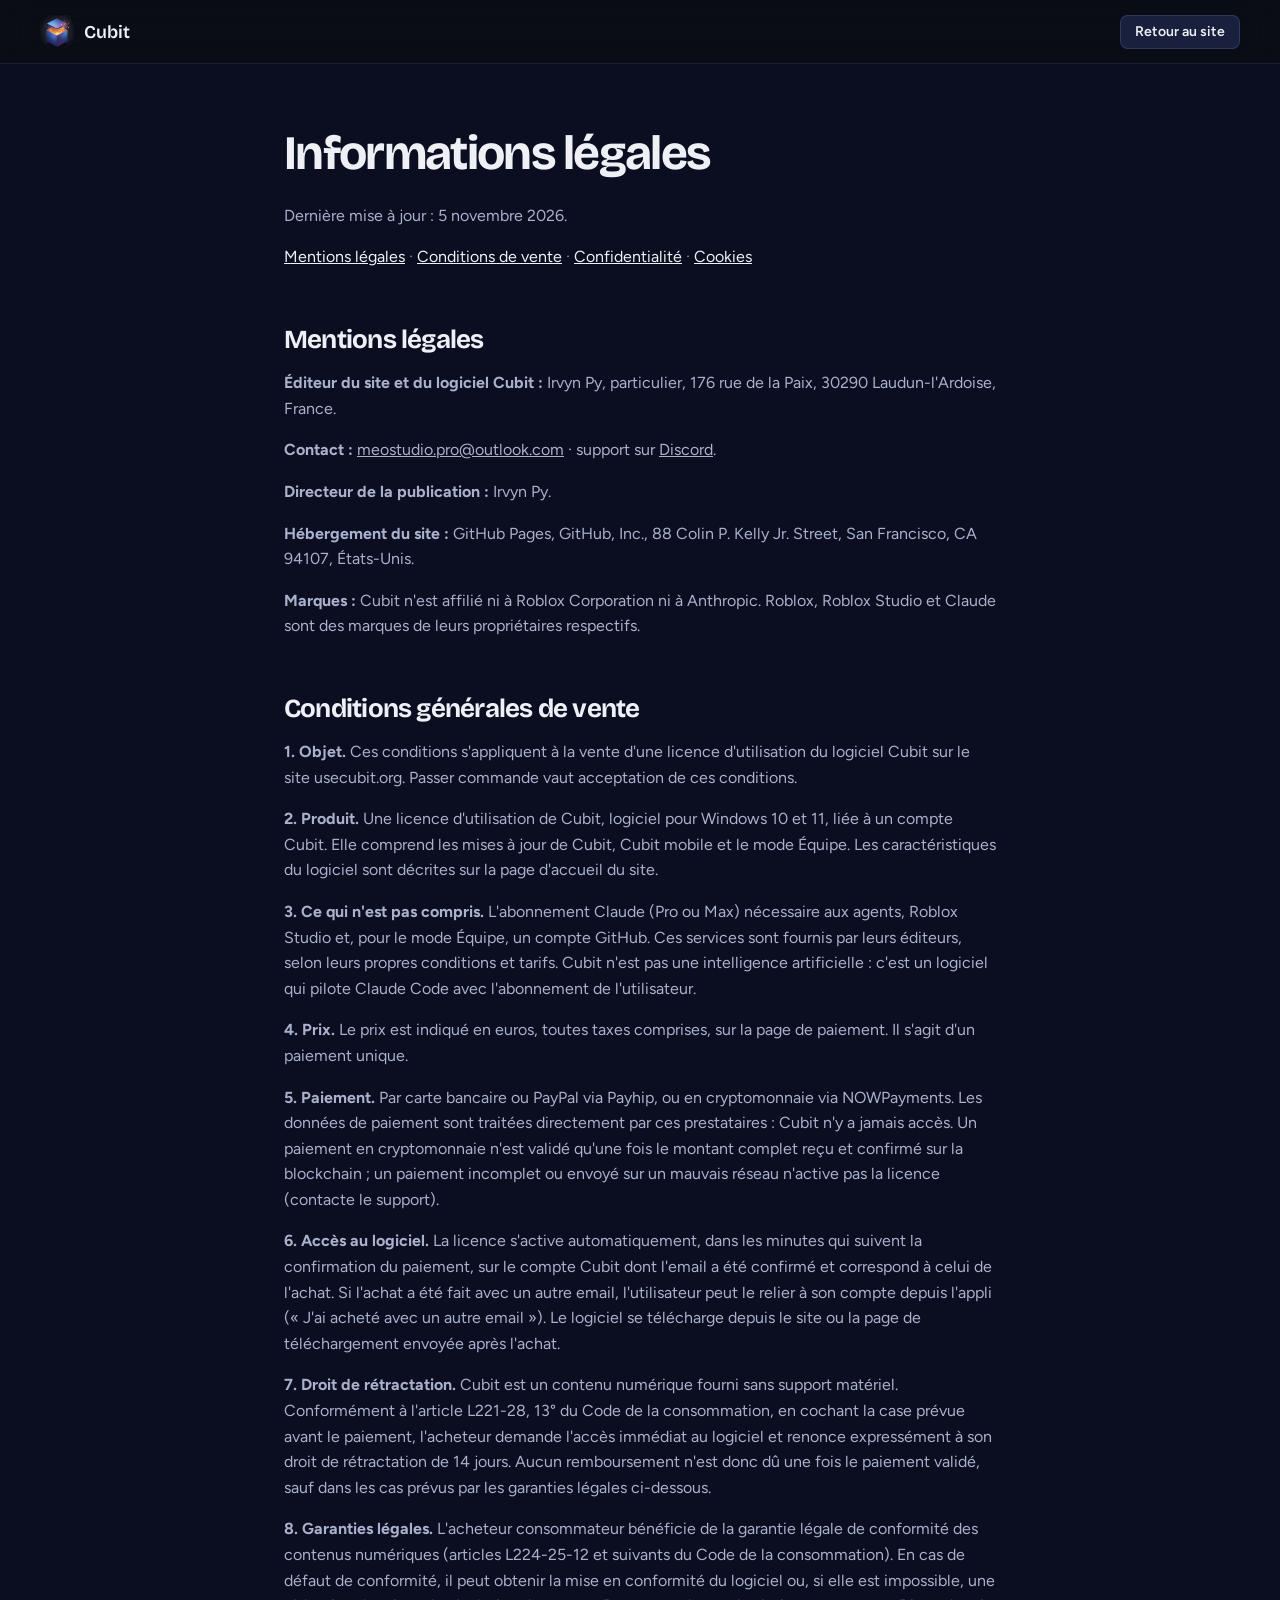
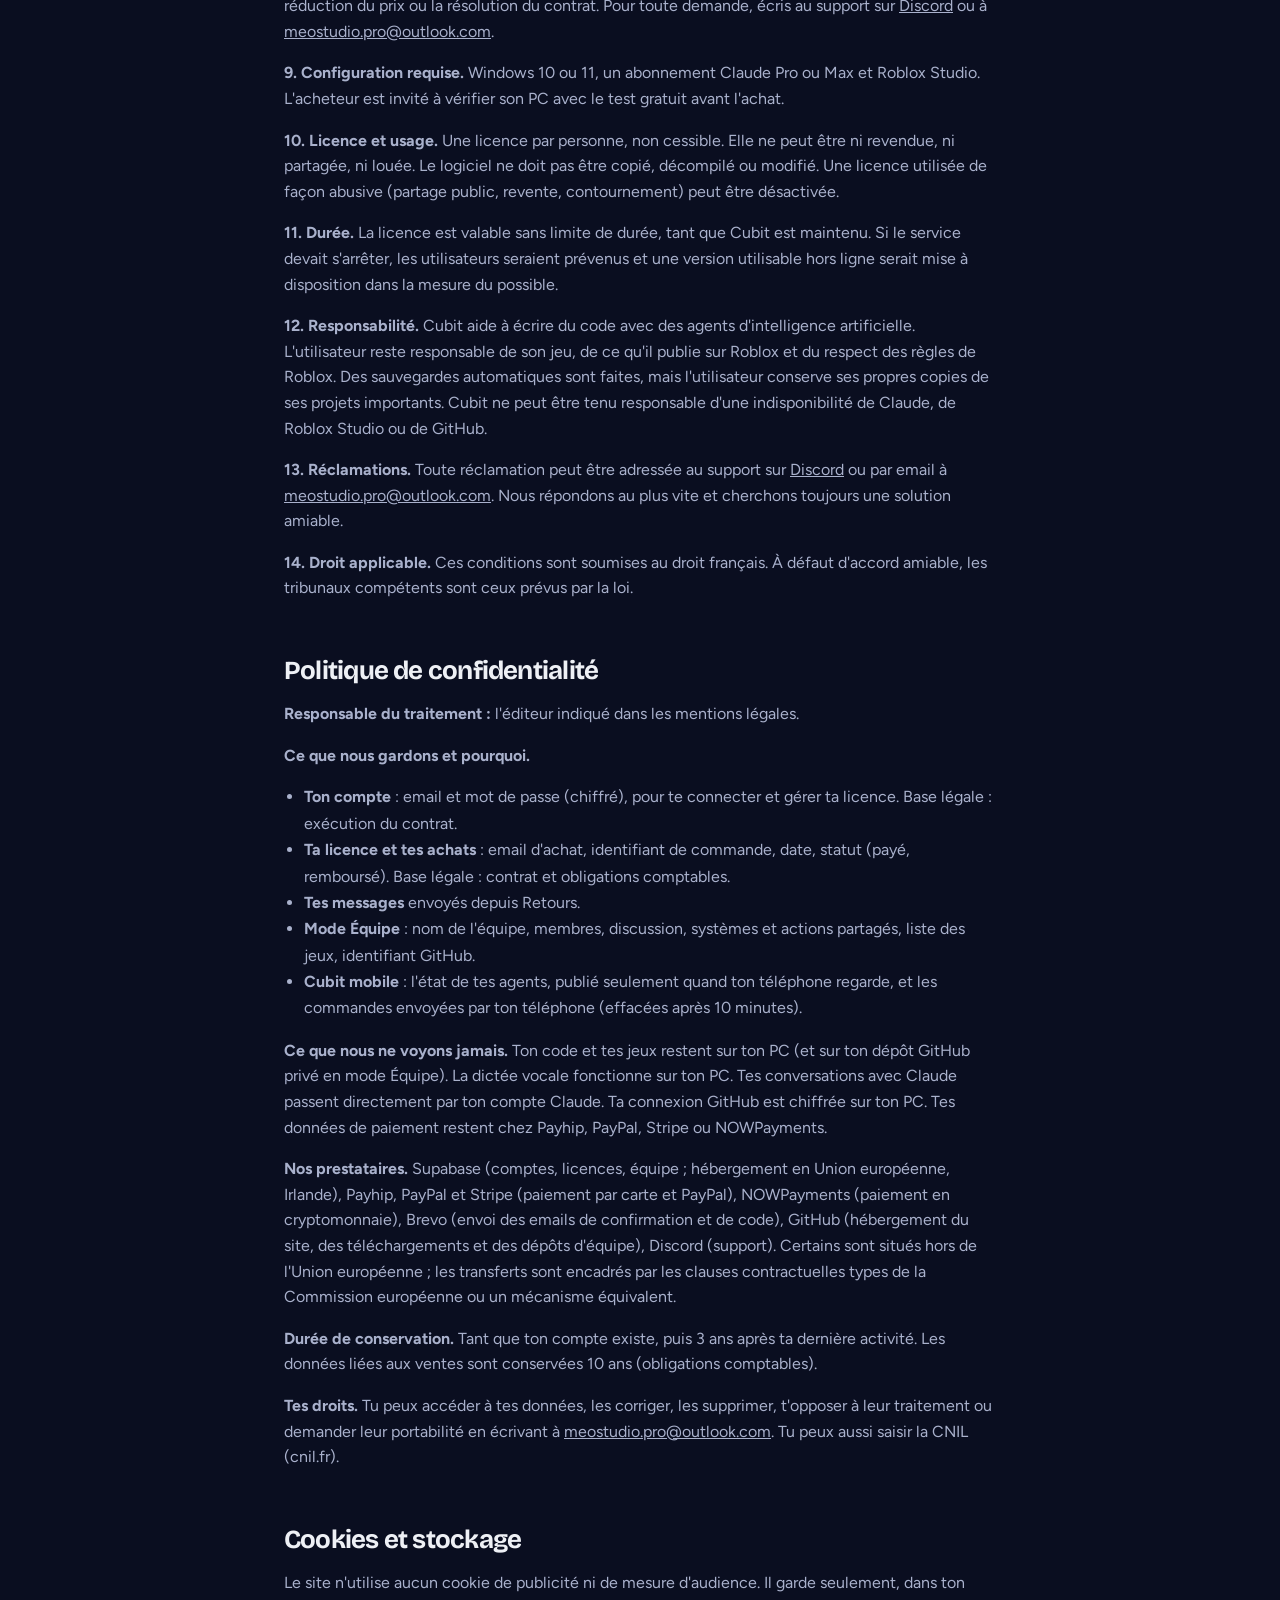
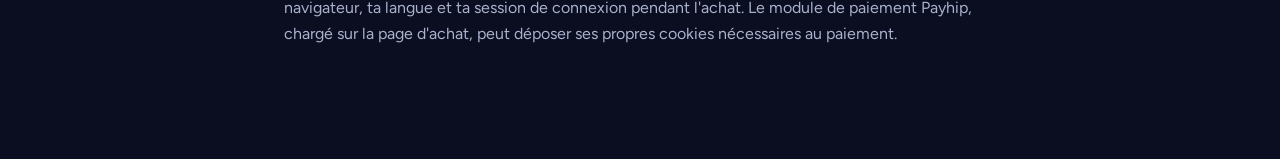
<file: legal.html>
<!doctype html>
<html lang="fr">
<head>
<meta charset="utf-8">
<meta name="viewport" content="width=device-width, initial-scale=1">
<title>Informations légales · Cubit</title>
<meta name="robots" content="noindex">
<link rel="icon" href="img/favicon.png">
<link rel="stylesheet" href="https://fonts.googleapis.com/css2?family=Bricolage+Grotesque:opsz,wght@12..96,700;12..96,800&family=Figtree:wght@400;500;600;700&display=swap">
<link rel="stylesheet" href="style.css?v=12">
</head>
<body>
<header class="nav solid">
  <a class="brand" href="index.html"><img src="img/cubit-logo.png" alt="" width="34" height="34"><span>Cubit</span></a>
  <div class="nav-end"><a class="btn ghost small" href="index.html">Retour au site</a></div>
</header>
<main class="legal">
  <h1>Informations légales</h1>
  <p>Dernière mise à jour : 5 novembre 2026.</p>
  <nav class="legal-toc"><a href="#mentions">Mentions légales</a> · <a href="#cgv">Conditions de vente</a> · <a href="#confidentialite">Confidentialité</a> · <a href="#cookies">Cookies</a></nav>

  <h2 id="mentions">Mentions légales</h2>
  <p><b>Éditeur du site et du logiciel Cubit :</b> Irvyn Py, particulier, 176 rue de la Paix, 30290 Laudun-l'Ardoise, France.</p>
  <p><b>Contact :</b> <a href="mailto:meostudio.pro@outlook.com">meostudio.pro@outlook.com</a> · support sur <a href="https://discord.gg/f2B6KfaYT2" target="_blank" rel="noopener">Discord</a>.</p>
  <p><b>Directeur de la publication :</b> Irvyn Py.</p>
  <p><b>Hébergement du site :</b> GitHub Pages, GitHub, Inc., 88 Colin P. Kelly Jr. Street, San Francisco, CA 94107, États-Unis.</p>
  <p><b>Marques :</b> Cubit n'est affilié ni à Roblox Corporation ni à Anthropic. Roblox, Roblox Studio et Claude sont des marques de leurs propriétaires respectifs.</p>

  <h2 id="cgv">Conditions générales de vente</h2>
  <p><b>1. Objet.</b> Ces conditions s'appliquent à la vente d'une licence d'utilisation du logiciel Cubit sur le site usecubit.org. Passer commande vaut acceptation de ces conditions.</p>
  <p><b>2. Produit.</b> Une licence d'utilisation de Cubit, logiciel pour Windows 10 et 11, liée à un compte Cubit. Elle comprend les mises à jour de Cubit, Cubit mobile et le mode Équipe. Les caractéristiques du logiciel sont décrites sur la page d'accueil du site.</p>
  <p><b>3. Ce qui n'est pas compris.</b> L'abonnement Claude (Pro ou Max) nécessaire aux agents, Roblox Studio et, pour le mode Équipe, un compte GitHub. Ces services sont fournis par leurs éditeurs, selon leurs propres conditions et tarifs. Cubit n'est pas une intelligence artificielle : c'est un logiciel qui pilote Claude Code avec l'abonnement de l'utilisateur.</p>
  <p><b>4. Prix.</b> Le prix est indiqué en euros, toutes taxes comprises, sur la page de paiement. Il s'agit d'un paiement unique.</p>
  <p><b>5. Paiement.</b> Par carte bancaire ou PayPal via Payhip, ou en cryptomonnaie via NOWPayments. Les données de paiement sont traitées directement par ces prestataires : Cubit n'y a jamais accès. Un paiement en cryptomonnaie n'est validé qu'une fois le montant complet reçu et confirmé sur la blockchain ; un paiement incomplet ou envoyé sur un mauvais réseau n'active pas la licence (contacte le support).</p>
  <p><b>6. Accès au logiciel.</b> La licence s'active automatiquement, dans les minutes qui suivent la confirmation du paiement, sur le compte Cubit dont l'email a été confirmé et correspond à celui de l'achat. Si l'achat a été fait avec un autre email, l'utilisateur peut le relier à son compte depuis l'appli (« J'ai acheté avec un autre email »). Le logiciel se télécharge depuis le site ou la page de téléchargement envoyée après l'achat.</p>
  <p><b>7. Droit de rétractation.</b> Cubit est un contenu numérique fourni sans support matériel. Conformément à l'article L221-28, 13° du Code de la consommation, en cochant la case prévue avant le paiement, l'acheteur demande l'accès immédiat au logiciel et renonce expressément à son droit de rétractation de 14 jours. Aucun remboursement n'est donc dû une fois le paiement validé, sauf dans les cas prévus par les garanties légales ci-dessous.</p>
  <p><b>8. Garanties légales.</b> L'acheteur consommateur bénéficie de la garantie légale de conformité des contenus numériques (articles L224-25-12 et suivants du Code de la consommation). En cas de défaut de conformité, il peut obtenir la mise en conformité du logiciel ou, si elle est impossible, une réduction du prix ou la résolution du contrat. Pour toute demande, écris au support sur <a href="https://discord.gg/f2B6KfaYT2" target="_blank" rel="noopener">Discord</a> ou à <a href="mailto:meostudio.pro@outlook.com">meostudio.pro@outlook.com</a>.</p>
  <p><b>9. Configuration requise.</b> Windows 10 ou 11, un abonnement Claude Pro ou Max et Roblox Studio. L'acheteur est invité à vérifier son PC avec le test gratuit avant l'achat.</p>
  <p><b>10. Licence et usage.</b> Une licence par personne, non cessible. Elle ne peut être ni revendue, ni partagée, ni louée. Le logiciel ne doit pas être copié, décompilé ou modifié. Une licence utilisée de façon abusive (partage public, revente, contournement) peut être désactivée.</p>
  <p><b>11. Durée.</b> La licence est valable sans limite de durée, tant que Cubit est maintenu. Si le service devait s'arrêter, les utilisateurs seraient prévenus et une version utilisable hors ligne serait mise à disposition dans la mesure du possible.</p>
  <p><b>12. Responsabilité.</b> Cubit aide à écrire du code avec des agents d'intelligence artificielle. L'utilisateur reste responsable de son jeu, de ce qu'il publie sur Roblox et du respect des règles de Roblox. Des sauvegardes automatiques sont faites, mais l'utilisateur conserve ses propres copies de ses projets importants. Cubit ne peut être tenu responsable d'une indisponibilité de Claude, de Roblox Studio ou de GitHub.</p>
  <p><b>13. Réclamations.</b> Toute réclamation peut être adressée au support sur <a href="https://discord.gg/f2B6KfaYT2" target="_blank" rel="noopener">Discord</a> ou par email à <a href="mailto:meostudio.pro@outlook.com">meostudio.pro@outlook.com</a>. Nous répondons au plus vite et cherchons toujours une solution amiable.</p>
  <p><b>14. Droit applicable.</b> Ces conditions sont soumises au droit français. À défaut d'accord amiable, les tribunaux compétents sont ceux prévus par la loi.</p>

  <h2 id="confidentialite">Politique de confidentialité</h2>
  <p><b>Responsable du traitement :</b> l'éditeur indiqué dans les mentions légales.</p>
  <p><b>Ce que nous gardons et pourquoi.</b></p>
  <ul>
    <li><b>Ton compte</b> : email et mot de passe (chiffré), pour te connecter et gérer ta licence. Base légale : exécution du contrat.</li>
    <li><b>Ta licence et tes achats</b> : email d'achat, identifiant de commande, date, statut (payé, remboursé). Base légale : contrat et obligations comptables.</li>
    <li><b>Tes messages</b> envoyés depuis Retours.</li>
    <li><b>Mode Équipe</b> : nom de l'équipe, membres, discussion, systèmes et actions partagés, liste des jeux, identifiant GitHub.</li>
    <li><b>Cubit mobile</b> : l'état de tes agents, publié seulement quand ton téléphone regarde, et les commandes envoyées par ton téléphone (effacées après 10 minutes).</li>
  </ul>
  <p><b>Ce que nous ne voyons jamais.</b> Ton code et tes jeux restent sur ton PC (et sur ton dépôt GitHub privé en mode Équipe). La dictée vocale fonctionne sur ton PC. Tes conversations avec Claude passent directement par ton compte Claude. Ta connexion GitHub est chiffrée sur ton PC. Tes données de paiement restent chez Payhip, PayPal, Stripe ou NOWPayments.</p>
  <p><b>Nos prestataires.</b> Supabase (comptes, licences, équipe ; hébergement en Union européenne, Irlande), Payhip, PayPal et Stripe (paiement par carte et PayPal), NOWPayments (paiement en cryptomonnaie), Brevo (envoi des emails de confirmation et de code), GitHub (hébergement du site, des téléchargements et des dépôts d'équipe), Discord (support). Certains sont situés hors de l'Union européenne ; les transferts sont encadrés par les clauses contractuelles types de la Commission européenne ou un mécanisme équivalent.</p>
  <p><b>Durée de conservation.</b> Tant que ton compte existe, puis 3 ans après ta dernière activité. Les données liées aux ventes sont conservées 10 ans (obligations comptables).</p>
  <p><b>Tes droits.</b> Tu peux accéder à tes données, les corriger, les supprimer, t'opposer à leur traitement ou demander leur portabilité en écrivant à <a href="mailto:meostudio.pro@outlook.com">meostudio.pro@outlook.com</a>. Tu peux aussi saisir la CNIL (cnil.fr).</p>

  <h2 id="cookies">Cookies et stockage</h2>
  <p>Le site n'utilise aucun cookie de publicité ni de mesure d'audience. Il garde seulement, dans ton navigateur, ta langue et ta session de connexion pendant l'achat. Le module de paiement Payhip, chargé sur la page d'achat, peut déposer ses propres cookies nécessaires au paiement.</p>
</main>
</body>
</html>
</file>
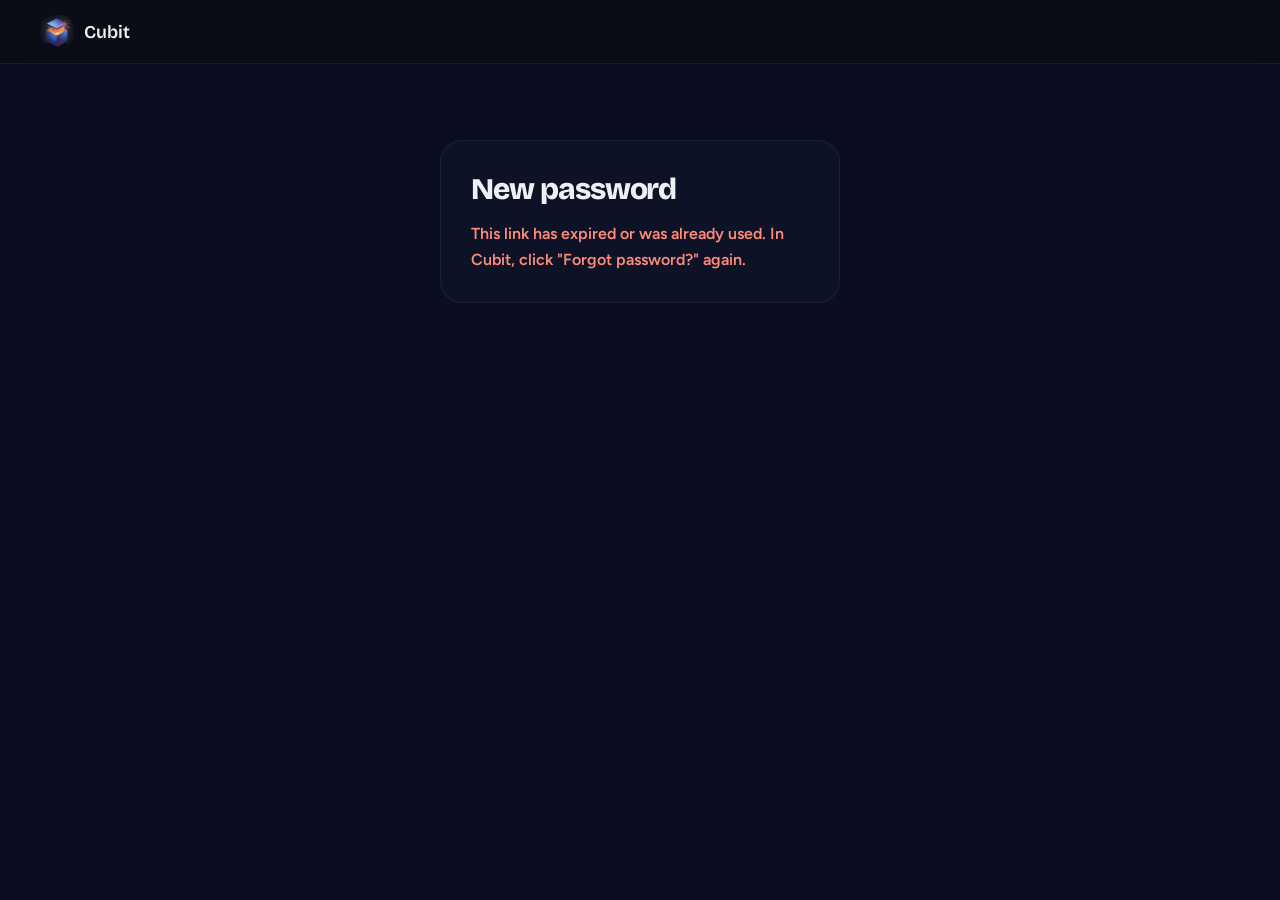
<file: reset.html>
<!doctype html>
<html lang="fr">
<head>
<meta charset="utf-8">
<meta name="viewport" content="width=device-width, initial-scale=1">
<title>Nouveau mot de passe · Cubit</title>
<meta name="robots" content="noindex">
<meta name="referrer" content="no-referrer">
<link rel="icon" href="img/favicon.png">
<link rel="stylesheet" href="https://fonts.googleapis.com/css2?family=Bricolage+Grotesque:opsz,wght@12..96,700;12..96,800&family=Figtree:wght@400;500;600;700&display=swap">
<link rel="stylesheet" href="style.css?v=4">
<style>
  .rs { max-width: 440px; margin: 0 auto; padding: 140px 20px 80px; }
  .rs-card { padding: 30px; border-radius: 22px; border: 1px solid var(--line); background: rgba(16, 20, 44, .7); }
  .rs h1 { font: 800 30px var(--display); margin: 0 0 8px; }
  .rs p { color: #bcc3e6; margin: 0 0 20px; }
  .rs label { display: block; font-weight: 600; font-size: 14px; margin: 0 0 14px; color: #d7dcf5; }
  .rs input { display: block; width: 100%; box-sizing: border-box; margin-top: 6px; padding: 13px 14px; border-radius: 12px; border: 1px solid var(--line); background: #0b0e22; color: var(--text); font: 500 16px var(--body); }
  .rs input:focus { outline: none; border-color: var(--blue); }
  .rs .btn { width: 100%; justify-content: center; margin-top: 6px; }
  .rs-msg { min-height: 22px; margin: 14px 0 0 !important; font-weight: 600; }
  .rs-msg.err { color: #ff8a7a; } .rs-msg.ok { color: var(--ok); }
</style>
</head>
<body>
<header class="nav solid">
  <a class="brand" href="index.html"><img src="img/cubit-logo.png" alt="" width="34" height="34"><span>Cubit</span></a>
</header>
<main class="rs">
  <div class="rs-card">
    <h1 id="t">Nouveau mot de passe</h1>
    <p id="d">Choisis ton nouveau mot de passe Cubit.</p>
    <form id="f" hidden>
      <label><span id="l1">Nouveau mot de passe</span><input id="p1" type="password" minlength="6" required autocomplete="new-password"></label>
      <label><span id="l2">Confirme le mot de passe</span><input id="p2" type="password" minlength="6" required autocomplete="new-password"></label>
      <button class="btn buy" type="submit" id="b">Enregistrer</button>
    </form>
    <p class="rs-msg" id="m"></p>
  </div>
</main>
<script>
(() => {
  // Clé publique (publishable) : c'est celle qui est déjà dans l'appli
  const SB = 'https://rbthdyzaomiltdtyxpaw.supabase.co';
  const KEY = 'sb_publishable_B1clYdJvm550ZwcmPuXUMA_NLgO6mNi';
  let en = false; try { en = localStorage.getItem('meo-lang') === 'en' || (!localStorage.getItem('meo-lang') && !/^fr/i.test(navigator.language)); } catch {}
  const T = en ? {
    t: 'New password', d: 'Choose your new Cubit password.', l1: 'New password', l2: 'Confirm password', b: 'Save',
    bad: 'This link has expired or was already used. In Cubit, click "Forgot password?" again.',
    diff: 'The two passwords don\'t match.', short: 'At least 6 characters.', saving: 'Saving…',
    same: 'Choose a password different from the old one.', net: 'Can\'t reach the server. Check your connection.',
    done: 'Password changed! Go back to Cubit and sign in with it.'
  } : {
    t: 'Nouveau mot de passe', d: 'Choisis ton nouveau mot de passe Cubit.', l1: 'Nouveau mot de passe', l2: 'Confirme le mot de passe', b: 'Enregistrer',
    bad: 'Ce lien a expiré ou a déjà servi. Dans Cubit, clique de nouveau sur « Mot de passe oublié ? ».',
    diff: 'Les deux mots de passe ne sont pas identiques.', short: 'Au moins 6 caractères.', saving: 'Enregistrement…',
    same: 'Choisis un mot de passe différent de l\'ancien.', net: 'Impossible de joindre le serveur. Vérifie ta connexion.',
    done: 'Mot de passe changé ! Retourne dans Cubit et connecte-toi avec.'
  };
  document.documentElement.lang = en ? 'en' : 'fr';
  for (const id of ['t', 'd', 'l1', 'l2', 'b']) document.getElementById(id).textContent = T[id];
  const $ = (id) => document.getElementById(id);
  const say = (txt, kind) => { $('m').textContent = txt; $('m').className = 'rs-msg ' + (kind || ''); };

  // Le lien de l'email arrive avec #access_token=…&type=recovery (ou #error=… s'il a expiré)
  const h = new URLSearchParams(location.hash.slice(1));
  const token = h.get('type') === 'recovery' ? h.get('access_token') : null;
  history.replaceState(null, '', location.pathname); // on retire le jeton de l'adresse
  if (!token) { $('d').hidden = true; return say(T.bad, 'err'); }
  $('f').hidden = false; $('p1').focus();

  $('f').addEventListener('submit', async (e) => {
    e.preventDefault();
    const p = $('p1').value;
    if (p.length < 6) return say(T.short, 'err');
    if (p !== $('p2').value) return say(T.diff, 'err');
    say(T.saving); $('b').disabled = true;
    try {
      const r = await fetch(SB + '/auth/v1/user', { method: 'PUT', headers: { apikey: KEY, Authorization: 'Bearer ' + token, 'Content-Type': 'application/json' }, body: JSON.stringify({ password: p }) });
      if (r.ok) { $('f').hidden = true; $('d').hidden = true; return say(T.done, 'ok'); }
      const j = await r.json().catch(() => ({}));
      const msg = String(j.msg || j.message || j.error_description || '');
      say(/different from the old/i.test(msg) ? T.same : /expired|invalid|jwt/i.test(msg) || r.status === 401 || r.status === 403 ? T.bad : (msg || T.bad), 'err');
    } catch { say(T.net, 'err'); }
    $('b').disabled = false;
  });
})();
</script>
</body>
</html>
</file>
<file: style.css>
/* Cubit · site de vente
   Direction : l'atelier Roblox Studio, un soir de dev. Surfaces encre neutres,
   un seul accent (l'orange du logo, réservé à l'achat), et les picots Roblox
   (vus de dessus) comme signature à la place des puces et des voyants.
   Passes faites avec le skill unslop de Damir Sokolovsky (@heydamir), CC BY 4.0. */
:root {
  --bg-0: #07080d;
  --bg: #0b0d14;
  --card: #11141c;
  --raised: #1a1e28;
  --line: rgba(238, 240, 245, .08);
  --line-2: rgba(238, 240, 245, .14);
  --text: #eef0f5;
  --text-2: #a3a9b8;
  --muted: #7a8296;
  --accent: #ff8a3c;
  --accent-ink: #1d0d00;
  --ok: #4cc38a;
  --bad: #e5484d;
  --ease: cubic-bezier(.22, 1, .36, 1);
  --display: 'Bricolage Grotesque', system-ui, sans-serif;
  --body: 'Figtree', system-ui, sans-serif;
  --mono: 'JetBrains Mono', ui-monospace, Consolas, monospace;
  --wrap: 1200px;
  --pad: max(24px, calc((100vw - var(--wrap)) / 2));
}
* { box-sizing: border-box; }
html { scroll-behavior: smooth; scroll-padding-top: 80px; overflow-x: clip; }
body { margin: 0; background: var(--bg); color: var(--text); font: 400 16px/1.6 var(--body); -webkit-font-smoothing: antialiased; overflow-x: hidden; }
img { max-width: 100%; height: auto; display: block; }
a { color: inherit; }
:focus-visible { outline: 2px solid var(--accent); outline-offset: 3px; border-radius: 6px; }
html[lang="fr"] [lang="en"], html[lang="en"] [lang="fr"] { display: none !important; }
[hidden] { display: none !important; }
.skip { position: absolute; left: -999px; top: 8px; background: var(--text); color: var(--bg); padding: 8px 12px; border-radius: 8px; z-index: 60; }
.skip:focus { left: 16px; }
.muted { color: var(--text-2); }
.fine { font-size: 13px; color: var(--muted); margin: 0; }

/* La signature : un picot Roblox vu de dessus */
.stud, .ticks li::before, .t-more li::before, .strip li::before, .sec-kicker::before, .st, .chef-card b::before, .event i, .pill.sync i, .cr-agents i, .faq summary::after {
  --c: #3a4050;
  border-radius: 50%;
  background: radial-gradient(circle at 50% 50%, var(--c) 0 52%, color-mix(in srgb, var(--c), #000 35%) 54% 62%, var(--c) 64%);
  box-shadow: inset 0 1px 0 rgba(255, 255, 255, .22), inset 0 -1px 0 rgba(0, 0, 0, .35);
}

/* ---------- Barre du haut ---------- */
.nav { position: fixed; inset: 0 0 auto; z-index: 40; display: flex; align-items: center; gap: 32px; height: 64px; padding: 0 var(--pad); border-bottom: 1px solid transparent; transition: background .18s var(--ease), border-color .18s var(--ease); }
.nav.solid { background: rgba(11, 13, 20, .86); backdrop-filter: blur(12px); border-color: var(--line); }
.brand { display: flex; align-items: center; gap: 10px; text-decoration: none; font: 600 18px/1 var(--display); }
.nav-links { display: flex; gap: 24px; }
.nav-links a { text-decoration: none; color: var(--text-2); font-weight: 500; font-size: 14px; transition: color .15s var(--ease); }
.nav-links a:hover { color: var(--text); }
.nav-end { margin-left: auto; display: flex; align-items: center; gap: 8px; }
.lang { height: 32px; background: var(--raised); border: 1px solid var(--line); color: var(--text-2); border-radius: 8px; padding: 0 10px; font: 500 13px var(--body); cursor: pointer; }
.lang:hover { color: var(--text); }

/* ---------- Boutons ---------- */
.btn { display: inline-flex; align-items: center; justify-content: center; gap: 12px; height: 48px; padding: 0 20px; border-radius: 10px; text-decoration: none; font: 600 15px var(--body); border: 1px solid transparent; cursor: pointer; transition: background .15s var(--ease), border-color .15s var(--ease), transform .12s var(--ease); }
.btn:active { transform: scale(.98); }
.btn.buy { color: var(--accent-ink); background: var(--accent); box-shadow: inset 0 1px 0 rgba(255, 255, 255, .3); }
.btn.buy:hover { background: #ff9a55; }
.btn.buy b { padding-left: 12px; border-left: 1px solid rgba(29, 13, 0, .25); font-weight: 600; }
.btn.glass, .btn.ghost { background: var(--raised); border-color: var(--line-2); color: var(--text); }
.btn.glass:hover, .btn.ghost:hover { border-color: rgba(238, 240, 245, .24); }
.btn.small { height: 34px; padding: 0 14px; font-size: 14px; border-radius: 8px; }
.btn.big { width: 100%; height: 52px; font-size: 16px; }

/* ---------- Héros : texte à gauche, l'atelier à droite ---------- */
.hero { display: grid; grid-template-columns: minmax(0, 1fr) minmax(0, 1.2fr); gap: 48px; align-items: center; padding: 128px var(--pad) 80px; }
.kicker { margin: 0 0 20px; font: 400 13px var(--mono); color: var(--muted); }
h1 { margin: 0 0 24px; font: 500 clamp(40px, 4.2vw, 56px)/1.06 var(--display); letter-spacing: -.03em; text-wrap: balance; }
h1 .h1-a, h1 .h1-b { display: block; }
h1 .h1-b { color: var(--text-2); }
.lead { font-size: 18px; line-height: 1.6; color: var(--text-2); max-width: 36rem; margin: 0 0 32px; }
.hero-cta { display: flex; flex-wrap: wrap; gap: 12px; margin-bottom: 16px; }
.not-ai { margin: 8px 0 0; font-size: 13px; color: var(--muted); }

.stage { position: relative; }
.board { position: relative; border-radius: 16px; background: var(--card); border: 1px solid var(--line-2); overflow: hidden; }
/* Plaque à picots sous le tableau, très discrète */
.stage::before { content: ''; position: absolute; inset: -24px -24px -24px 24px; z-index: -1; border-radius: 20px;
  background: radial-gradient(circle, rgba(238, 240, 245, .07) 0 3px, transparent 3.5px) 0 0 / 24px 24px; }
.board-top { display: flex; align-items: center; gap: 12px; height: 44px; padding: 0 16px; border-bottom: 1px solid var(--line); font-size: 13px; background: var(--bg-0); }
.dots { display: flex; gap: 6px; } .dots i { width: 10px; height: 10px; border-radius: 50%; background: var(--raised); }
.board-top b { font: 500 14px var(--display); margin-right: auto; }
.pill { display: inline-flex; align-items: center; gap: 6px; height: 24px; padding: 0 10px; border-radius: 6px; border: 1px solid var(--line); color: var(--muted); font-size: 12px; white-space: nowrap; }
.pill em { font-style: normal; color: var(--text); font-weight: 600; font-variant-numeric: tabular-nums; }
.pill.sync i { --c: var(--ok); width: 8px; height: 8px; }
.pill.sync.flash { border-color: rgba(76, 195, 138, .5); color: var(--text); }
.lanes { display: grid; grid-template-columns: repeat(3, minmax(0, 1fr)); }
.lane { min-height: 340px; padding: 16px; border-right: 1px solid var(--line); transition: background .3s var(--ease); }
.lane:last-child { border-right: none; }
.lane header { display: flex; gap: 8px; align-items: flex-start; margin-bottom: 12px; }
.lane header b { display: block; font: 500 14px var(--display); }
.say { display: block; font-size: 12px; color: var(--muted); min-height: 1.4em; transition: color .2s var(--ease); }
.st { width: 10px; height: 10px; margin-top: 5px; flex-shrink: 0; }
.lane[data-st="work"] .st { --c: #c9cedb; }
.lane[data-st="work"] .say { color: var(--text-2); }
.lane[data-st="ask"] { background: rgba(255, 138, 60, .05); }
.lane[data-st="ask"] .st { --c: var(--accent); }
.lane[data-st="ask"] .say { color: #ffb685; }
.lane[data-st="done"] .st { --c: var(--ok); }
.lane[data-st="done"] .say { color: #8fdcb6; }
.perm { display: flex; align-items: center; justify-content: space-between; gap: 8px; margin: 0 0 12px; padding: 8px 8px 8px 12px; border-radius: 8px; background: var(--raised); border: 1px solid rgba(255, 138, 60, .4); font-size: 12px; }
.perm code { font-family: var(--mono); font-size: 12px; }
.perm button { border: none; border-radius: 6px; height: 26px; padding: 0 10px; font: 600 12px var(--body); color: var(--accent-ink); background: var(--accent); transition: transform .12s var(--ease); }
.perm button.press { transform: scale(.94); }
.out { margin: 0; font: 400 12px/1.65 var(--mono); color: var(--text-2); white-space: pre-wrap; word-break: break-word; }
.out .c-dim { color: var(--muted); } .out .c-ok { color: var(--ok); } .out .c-blue { color: var(--text); } .out .c-fl { color: #ffb685; }
.out .caret { display: inline-block; width: 7px; height: 14px; background: var(--text-2); vertical-align: -2px; animation: blink 1s steps(1) infinite; }
@keyframes blink { 50% { opacity: 0; } }

/* ---------- Bandeau : la liste des fonctions, immobile ---------- */
.strip { list-style: none; margin: 0; padding: 20px var(--pad); display: flex; flex-wrap: wrap; justify-content: space-between; gap: 12px 24px; border-block: 1px solid var(--line); font-size: 14px; color: var(--text-2); }
.strip li { display: flex; align-items: center; gap: 8px; }
.strip li::before { content: ''; width: 8px; height: 8px; }

/* ---------- Sections ---------- */
section { padding: 112px var(--pad); }
h2 { font: 500 clamp(32px, 3.6vw, 48px)/1.08 var(--display); letter-spacing: -.025em; margin: 0 0 16px; }
h3 { font: 500 18px/1.3 var(--display); margin: 0 0 8px; }
.sec-head { max-width: 720px; margin-bottom: 48px; }
.sec-head p, .big { font-size: 17px; color: var(--text-2); margin: 0; }
.sec-kicker { display: flex; align-items: center; gap: 8px; margin: 0 0 16px !important; font: 400 13px var(--mono) !important; color: var(--muted) !important; }
.sec-kicker::before { content: ''; width: 8px; height: 8px; --c: var(--muted); }

/* Visite : onglets + capture */
.tabs { display: inline-flex; gap: 4px; padding: 4px; border-radius: 10px; background: var(--card); border: 1px solid var(--line); margin-bottom: 24px; flex-wrap: wrap; }
.tabs button { border: none; background: none; color: var(--text-2); font: 500 14px var(--body); height: 34px; padding: 0 14px; border-radius: 7px; cursor: pointer; transition: background .15s var(--ease), color .15s var(--ease); }
.tabs button:hover { color: var(--text); }
.tabs button[aria-selected="true"] { background: var(--raised); color: var(--text); box-shadow: inset 0 1px 0 rgba(255, 255, 255, .08), 0 0 0 1px var(--line-2); }
.screen-frame { padding: 8px; border-radius: 16px; background: var(--card); border: 1px solid var(--line-2); }
.screen-frame img { border-radius: 8px; transition: opacity .25s var(--ease); }
.screen-frame img.swap { opacity: 0; }
.caption { color: var(--text-2); margin: 16px 0 0; font-size: 15px; max-width: 46em; }

/* Fonctions */
.features { background: var(--bg-0); border-block: 1px solid var(--line); }
.bento { display: grid; grid-template-columns: repeat(6, minmax(0, 1fr)); gap: 16px; }
.tile { padding: 24px; border-radius: 16px; background: var(--card); border: 1px solid var(--line); }
.tile p { margin: 0; color: var(--text-2); font-size: 15px; }
.t-undo { grid-column: span 3; } .t-voice { grid-column: span 3; }
.t-plan { grid-column: span 2; } .t-tokens { grid-column: span 2; } .t-studio { grid-column: span 2; }
.t-more { grid-column: span 6; }
.viz { height: 128px; margin-bottom: 20px; border-radius: 10px; background: var(--bg-0); border: 1px solid var(--line); position: relative; overflow: hidden; }
.diff { padding: 16px; font: 12.5px/1.9 var(--mono); }
.diff p { margin: 0; padding: 0 8px; border-radius: 4px; }
.diff .del { background: rgba(229, 72, 77, .12); color: #f19a9d; }
.diff .add { background: rgba(76, 195, 138, .12); color: #8fdcb6; }
.undo-btn { position: absolute; right: 12px; bottom: 12px; width: 36px; height: 36px; border-radius: 8px; display: grid; place-items: center; font-size: 18px; background: var(--raised); border: 1px solid var(--line-2); color: var(--text); }
.wave { display: flex; align-items: center; justify-content: center; gap: 6px; }
.wave i { width: 6px; height: 30%; border-radius: 3px; background: var(--text-2); }
.wave i:nth-child(3n) { height: 62%; } .wave i:nth-child(4n) { height: 44%; } .wave i:nth-child(5n) { height: 76%; } .wave i:nth-child(7n) { height: 22%; }
.tasks { padding: 16px; display: grid; gap: 6px; font-size: 13px; align-content: center; }
.tasks p { margin: 0; display: flex; align-items: center; gap: 8px; color: var(--muted); }
.tasks p::before { content: ''; width: 14px; height: 14px; border-radius: 4px; border: 1.5px solid #4a5163; flex-shrink: 0; }
.tasks .ok { color: var(--muted); text-decoration: line-through; } .tasks .ok::before { background: var(--ok); border-color: var(--ok); }
.tasks .now { color: var(--text); font-weight: 500; } .tasks .now::before { border-color: var(--text); }
.meter { padding: 24px 16px; display: grid; gap: 16px; align-content: center; }
.meter span { display: block; height: 10px; border-radius: 5px; background: var(--raised); overflow: hidden; }
.meter i { display: block; height: 100%; border-radius: 5px; }
.m-before i { width: 88%; background: var(--muted); }
.m-after i { width: 46%; background: var(--ok); }
.syncviz { display: flex; align-items: center; justify-content: space-between; padding: 0 16px; font: 400 12px var(--mono); }
.syncviz .file, .syncviz .studio { padding: 6px 10px; border-radius: 6px; border: 1px solid var(--line-2); background: var(--raised); }
.syncviz .arrow { flex: 1; height: 0; margin: 0 8px; border-top: 1.5px dashed var(--muted); }
.t-more ul { list-style: none; margin: 0; padding: 0; display: grid; grid-template-columns: repeat(3, minmax(0, 1fr)); gap: 12px 32px; }
.t-more li { font: 500 15px var(--body); display: flex; align-items: center; gap: 10px; }
.t-more li::before { content: ''; width: 10px; height: 10px; flex-shrink: 0; }

/* Équipe */
.team { display: grid; grid-template-columns: minmax(0, 1fr) minmax(0, 1fr); gap: 64px; align-items: center; }
.team .big { margin-bottom: 24px; }
.ticks { list-style: none; margin: 0; padding: 0; display: grid; gap: 12px; }
.ticks li { position: relative; padding-left: 24px; color: var(--text); }
.ticks li::before { content: ''; position: absolute; left: 0; top: .5em; width: 10px; height: 10px; --c: var(--ok); }
.chat { padding: 24px; border-radius: 16px; background: var(--card); border: 1px solid var(--line); display: flex; flex-direction: column; gap: 12px; }
.msg { margin: 0; max-width: 82%; padding: 10px 14px; border-radius: 12px; font-size: 14px; }
.msg b { display: block; font-size: 12px; color: var(--muted); font-weight: 500; margin-bottom: 2px; }
.msg.l { background: var(--raised); border-bottom-left-radius: 4px; }
.msg.r { align-self: flex-end; background: #262c3a; border-bottom-right-radius: 4px; }
.event { margin: 2px 0; align-self: center; display: flex; align-items: center; gap: 8px; font-size: 12px; color: var(--text-2); }
.event i { width: 8px; height: 8px; --c: var(--ok); }

/* Mobile */
.mobile { display: grid; grid-template-columns: minmax(0, 5fr) minmax(0, 7fr); gap: 64px; align-items: center; background: var(--bg-0); border-block: 1px solid var(--line); }
.phone-wrap { display: grid; place-items: center; }
.phone { width: min(300px, 100%); padding: 10px; border-radius: 44px; background: var(--raised); border: 1px solid var(--line-2); }
.phone img { border-radius: 34px; }

/* Ce qu'il te faut */
.needs h2 { font-size: clamp(26px, 2.6vw, 34px); }
.needs-row { display: grid; grid-template-columns: repeat(3, minmax(0, 1fr)); gap: 16px; }
.needs-row p { margin: 0; padding: 20px; border-radius: 12px; border: 1px solid var(--line); background: var(--card); color: var(--text-2); font-size: 15px; }
.needs-row b { display: block; font: 500 17px var(--display); color: var(--text); margin-bottom: 4px; }
.not-ai-box { margin: 0 0 24px; padding: 20px 24px; border-radius: 12px; border: 1px solid var(--line-2); background: var(--card); }
.not-ai-box b { display: block; font: 500 20px var(--display); color: var(--text); margin-bottom: 6px; }
.not-ai-box p { margin: 0; color: var(--text-2); font-size: 15px; max-width: 62em; }

/* Prix */
.price { display: flex; justify-content: center; }
.price-card { width: min(980px, 100%); display: grid; grid-template-columns: minmax(0, 1fr) minmax(0, 1fr); gap: 48px; align-items: center; padding: 48px; border-radius: 16px; background: var(--card); border: 1px solid var(--line-2); }
.amount { font: 500 clamp(56px, 6vw, 80px)/1 var(--display); letter-spacing: -.03em; margin: 8px 0; font-variant-numeric: tabular-nums; }
.price-left .muted { margin: 0 0 24px; }
.price-left .fine { margin-top: 12px; text-align: center; }
.price-list li { font-size: 16px; }
.price-list li.no { color: var(--text-2); }
.price-list li.no::before { --c: var(--accent); }

/* Achat */
.buy-flow { margin-top: 4px; }
.buy-form { display: grid; gap: 10px; margin-top: 4px; max-width: 420px; }
.buy-form label { font-weight: 500; font-size: 14px; }
.buy-form input { height: 44px; padding: 0 12px; border-radius: 8px; border: 1px solid var(--line-2); background: var(--raised); color: inherit; font: inherit; width: 100%; }
.buy-form input:focus { outline: none; border-color: rgba(238, 240, 245, .3); }
.buy-form button[disabled] { opacity: .5; }
.buy-err { color: #f19a9d; min-height: 1em; margin: 0; font-size: 14px; }
.buy-ok { margin-top: 10px; padding: 12px; border-radius: 8px; background: rgba(76, 195, 138, .1); border: 1px solid rgba(76, 195, 138, .3); color: #a8e6c8; }
.acc-tabs { display: flex; gap: 4px; background: var(--bg-0); padding: 4px; border-radius: 10px; border: 1px solid var(--line); }
.acc-tab { flex: 1; border: 0; background: none; color: var(--text-2); font: 500 14px var(--body); height: 34px; border-radius: 7px; cursor: pointer; }
.acc-tab.on { background: var(--raised); color: var(--text); box-shadow: 0 0 0 1px var(--line-2); }
.link-btn { background: none; border: 0; color: var(--text-2); font: 500 13px var(--body); cursor: pointer; padding: 0; text-decoration: underline; text-underline-offset: 3px; justify-self: start; }
.link-btn:hover { color: var(--text); }
.acc-who, .pay-note { margin: 0; font-size: 14px; color: var(--text-2); }
.acc-who b, .pay-note b { color: var(--text); font-weight: 600; }
.pay-note { padding: 10px 12px; border-radius: 8px; background: var(--raised); border: 1px solid var(--line); }
#pay-choices { display: grid; gap: 10px; }
#pay-choices .btn[disabled] { opacity: .4; cursor: not-allowed; }
#acc-pass2-wrap { display: grid; gap: 10px; }
.waiver { display: flex; gap: 10px; align-items: flex-start; font-size: 13px; line-height: 1.5; color: var(--text-2); cursor: pointer; text-align: left; }
.waiver input { margin-top: 2px; width: 16px; height: 16px; accent-color: var(--accent); flex: none; }
.waiver a { color: var(--text); }

/* FAQ */
.faq-grid { display: grid; grid-template-columns: 1fr 1fr; gap: 12px; }
.faq details { border-radius: 12px; border: 1px solid var(--line); background: var(--card); padding: 0 20px; transition: border-color .15s var(--ease); }
.faq details[open] { border-color: var(--line-2); }
.faq summary { cursor: pointer; padding: 18px 0; font: 500 16px/1.4 var(--body); list-style: none; display: flex; justify-content: space-between; align-items: center; gap: 16px; }
.faq summary::-webkit-details-marker { display: none; }
.faq summary::after { content: ''; width: 10px; height: 10px; flex-shrink: 0; }
.faq details[open] summary::after { --c: var(--accent); }
.faq details p { margin: 0 0 18px; color: var(--text-2); font-size: 15px; }

/* Dernier appel */
.final { text-align: center; padding-top: 112px; padding-bottom: 128px; border-top: 1px solid var(--line);
  background: radial-gradient(circle, rgba(238, 240, 245, .05) 0 3px, transparent 3.5px) 0 0 / 24px 24px; }
.final h2 { font-size: clamp(36px, 4.6vw, 64px); max-width: 12em; margin: 0 auto 16px; }
.final-sub { margin: 0 0 32px; color: var(--text-2); font-size: 17px; }

/* Pied de page */
.foot { padding: 40px var(--pad); border-top: 1px solid var(--line); display: grid; grid-template-columns: 1fr auto; gap: 24px; align-items: center; background: var(--bg-0); }
.foot-brand { display: flex; align-items: center; gap: 12px; }
.foot-brand div { display: flex; flex-direction: column; }
.foot-brand span { color: var(--muted); font-size: 14px; }
.foot-links { display: flex; flex-wrap: wrap; gap: 20px; }
.foot-links a { color: var(--text-2); font-size: 14px; text-decoration: none; }
.foot-links a:hover { color: var(--text); }
.foot .fine { grid-column: 1 / -1; font-size: 12px; }

/* Pages légales */
.legal { max-width: 760px; margin: 0 auto; padding: 128px 24px 96px; }
.legal h1 { font-size: clamp(32px, 4vw, 48px); }
.legal h2 { font-size: 26px; margin-top: 56px; }
.legal p, .legal li { color: var(--text-2); }
.legal ul { line-height: 1.65; padding-left: 20px; }
.legal-toc { margin: 8px 0 24px; color: var(--muted); }
.legal-toc a { color: var(--text); }
.legal .todo { background: rgba(255, 138, 60, .14); color: #ffb685; padding: 1px 6px; border-radius: 4px; }

/* ---------- Essai : donne une tâche ---------- */
.try-box { display: grid; grid-template-columns: minmax(0, 5fr) minmax(0, 7fr); border-radius: 16px; border: 1px solid var(--line-2); background: var(--card); overflow: hidden; }
.try-ask { padding: 24px; border-right: 1px solid var(--line); display: flex; flex-direction: column; gap: 16px; }
.chips { display: flex; flex-direction: column; gap: 8px; }
.chips button { text-align: left; padding: 12px 14px; border-radius: 10px; border: 1px solid var(--line); background: var(--raised); color: var(--text); font: 500 14px var(--body); cursor: pointer; transition: border-color .15s var(--ease), background .15s var(--ease); }
.chips button:hover { border-color: var(--line-2); }
.chips button.on { border-color: rgba(238, 240, 245, .3); background: #232836; }
.try-form { display: flex; gap: 8px; margin-top: auto; }
.try-form input { flex: 1; min-width: 0; height: 40px; padding: 0 12px; border-radius: 8px; border: 1px solid var(--line-2); background: var(--bg-0); color: var(--text); font: 400 14px var(--body); }
.try-form input:focus { outline: none; border-color: rgba(238, 240, 245, .3); }
.try-form .btn { height: 40px; }
.try-run { padding: 24px; min-height: 420px; display: flex; flex-direction: column; gap: 12px; background: var(--bg-0); }
.try-empty { margin: auto; color: var(--muted); font-size: 14px; }
.chef-card { padding: 14px 16px; border-radius: 10px; background: var(--card); border: 1px solid var(--line-2); }
.chef-card b { display: flex; align-items: center; gap: 8px; font: 500 14px var(--display); margin-bottom: 6px; }
.chef-card b::before { content: ''; width: 10px; height: 10px; --c: var(--accent); }
.chef-card p { margin: 0; font: 12.5px/1.6 var(--mono); color: var(--text-2); }
.sub { display: grid; grid-template-columns: auto 1fr auto; gap: 4px 12px; align-items: center; padding: 12px 14px; border-radius: 10px; border: 1px solid var(--line); background: var(--card); opacity: 0; transform: translateY(8px); transition: opacity .3s var(--ease), transform .3s var(--ease); }
.sub.in { opacity: 1; transform: none; }
.sub .who { background: var(--raised); color: var(--text-2); width: 32px; height: 32px; border-radius: 8px; display: grid; place-items: center; font: 500 13px var(--display); grid-row: span 2; }
.sub strong { font: 500 14px var(--display); }
.sub .file { grid-column: 2; font: 12px var(--mono); color: var(--muted); min-height: 1.3em; }
.sub .pct { font: 500 12px var(--mono); color: var(--muted); grid-row: span 2; font-variant-numeric: tabular-nums; }
.sub .bar { grid-column: 1 / -1; height: 4px; border-radius: 2px; background: var(--raised); overflow: hidden; }
.sub .bar i { background: var(--text-2); display: block; height: 100%; width: 0; border-radius: 2px; transition: width .25s linear; }
.sub.done .pct { color: var(--ok); } .sub.done .bar i { background: var(--ok); }
.done-card { margin-top: 4px; padding: 12px 14px; border-radius: 10px; background: rgba(76, 195, 138, .08); border: 1px solid rgba(76, 195, 138, .3); color: #a8e6c8; font-weight: 500; font-size: 14px; opacity: 0; transform: translateY(6px); transition: opacity .3s var(--ease), transform .3s var(--ease); }
.done-card.in { opacity: 1; transform: none; }

/* ---------- Ton PC ---------- */
.check { display: grid; grid-template-columns: minmax(0, 1fr) minmax(0, 1fr); gap: 64px; align-items: center; }
.check-q { margin-top: 24px; display: grid; gap: 8px; }
.check-q > p { margin: 12px 0 0; font-weight: 500; font-size: 15px; color: var(--text); }
.seg { display: inline-flex; flex-wrap: wrap; gap: 4px; padding: 4px; border-radius: 10px; background: var(--card); border: 1px solid var(--line); justify-self: start; }
.seg button { border: none; background: none; color: var(--text-2); font: 500 14px var(--body); height: 34px; padding: 0 14px; border-radius: 7px; cursor: pointer; transition: background .15s var(--ease), color .15s var(--ease); }
.seg button[aria-pressed="true"] { background: var(--raised); color: var(--text); box-shadow: 0 0 0 1px var(--line-2); }
.check-result { padding: 32px; border-radius: 16px; background: var(--card); border: 1px solid var(--line-2); display: grid; gap: 16px; }
.cr-verdict { margin: 0 0 4px; font: 500 clamp(22px, 2.2vw, 28px)/1.2 var(--display); letter-spacing: -.02em; }
.cr-verdict.ok { color: #a8e6c8; } .cr-verdict.warn { color: #ffcf9e; } .cr-verdict.bad { color: #f19a9d; }
.cr-row { display: flex; align-items: center; justify-content: space-between; gap: 12px; padding: 12px 0; border-top: 1px solid var(--line); color: var(--text-2); font-size: 15px; }
.cr-row b { font-weight: 600; color: var(--text); }
.cr-row b.yes { color: var(--ok); } .cr-row b.no { color: #f19a9d; }
.cr-agents { display: flex; gap: 8px; }
.cr-agents i { width: 22px; height: 22px; transition: --c .2s var(--ease); }
.cr-agents i.on { --c: var(--accent); }
.check-result .fine { text-align: center; }
.dl-link { display: block; text-align: center; margin-top: 12px; color: var(--text-2); font-weight: 500; font-size: 14px; }

/* Une seule entrée au chargement, sur le héros */
@keyframes enter { from { opacity: 0; transform: translateY(10px); } }
.hero > * { animation: enter .5s var(--ease) both; }
.hero > .stage { animation-delay: .06s; }

@media (prefers-reduced-motion: reduce) {
  html { scroll-behavior: auto; }
  *, *::before, *::after { animation: none !important; transition: none !important; }
}

/* ---------- Écrans plus petits ---------- */
@media (max-width: 1000px) {
  .nav-links { display: none; }
  .hero { grid-template-columns: 1fr; gap: 48px; padding-top: 112px; }
  .try-box, .check, .team, .mobile { grid-template-columns: 1fr; }
  .try-ask { border-right: none; border-bottom: 1px solid var(--line); }
  .check, .team, .mobile { gap: 48px; }
  .t-undo, .t-voice, .t-studio { grid-column: span 6; }
  .t-plan, .t-tokens { grid-column: span 3; }
  .t-more ul { grid-template-columns: 1fr 1fr; }
  .price-card { grid-template-columns: 1fr; padding: 32px 24px; gap: 32px; }
}
@media (max-width: 640px) {
  section { padding-top: 80px; padding-bottom: 80px; }
  .hero { padding-top: 96px; padding-bottom: 56px; }
  h1 { font-size: 40px; }
  .lanes { grid-template-columns: 1fr; }
  .lane:nth-child(n+2) { display: none; }
  .lane { border-right: none; min-height: 300px; }
  .pill.usage { display: none; }
  .t-plan, .t-tokens { grid-column: span 6; }
  .t-more ul { grid-template-columns: 1fr; }
  .needs-row, .faq-grid { grid-template-columns: 1fr; }
  .foot { grid-template-columns: 1fr; }
  .strip { justify-content: flex-start; }
}

/* =====================================================================
   Couche « vie » : bleu nuit du logo, bleu + orange, briques Roblox,
   couleurs par agent, apparitions au défilement.
   ===================================================================== */
:root {
  --bg-0: #070a18;
  --bg: #0a0e20;
  --card: #10162e;
  --raised: #18203d;
  --line: rgba(150, 170, 255, .1);
  --line-2: rgba(150, 170, 255, .18);
  --text-2: #a9b1cc;
  --muted: #7d86a6;
  --blue: #5b7cff;
  --green: #3ecf8e;
  --yellow: #ffc94a;
}
body { background: var(--bg); }

/* Titres plus affirmés */
h1 { font-weight: 700; letter-spacing: -.035em; font-size: clamp(42px, 4.6vw, 62px); }
h1 .h1-b { color: var(--accent); }
h2 { font-weight: 700; letter-spacing: -.03em; }
h3 { font-weight: 600; }
.kicker { color: #9fb2ff; }
.sec-kicker { color: #9fb2ff !important; }
.sec-kicker::before { --c: var(--blue); }

/* Boutons vivants */
.btn.buy { box-shadow: inset 0 1px 0 rgba(255,255,255,.35), 0 8px 24px -10px rgba(255,138,60,.8); transition: background .15s var(--ease), transform .18s var(--ease), box-shadow .18s var(--ease); }
.btn.buy:hover { transform: translateY(-2px); box-shadow: inset 0 1px 0 rgba(255,255,255,.35), 0 14px 30px -10px rgba(255,138,60,.9); }
.btn.glass:hover, .btn.ghost:hover { transform: translateY(-2px); border-color: rgba(91,124,255,.6); }

/* Héros : lumière bleue derrière l'atelier */
.hero { position: relative; isolation: isolate; overflow: clip; }
.hero::before { content: ''; position: absolute; z-index: -1; width: 900px; height: 700px; right: -200px; top: 0;
  background: radial-gradient(closest-side, rgba(91,124,255,.22), transparent); }
.stage::before { display: none; }
.stage { perspective: 1600px; }
/* La plaque Roblox en perspective sous le tableau */
.plate { position: absolute; left: -14%; right: -14%; bottom: -150px; height: 360px; z-index: -1; transform: rotateX(64deg); transform-origin: bottom; border-radius: 24px;
  background: radial-gradient(circle at 50% 50%, rgba(170,190,255,.32) 0 5px, rgba(0,0,0,.4) 6px, transparent 7px) 0 0 / 30px 30px, linear-gradient(180deg, rgba(60,80,170,.55), rgba(10,14,32,0) 85%);
  -webkit-mask-image: radial-gradient(70% 90% at 50% 100%, #000 35%, transparent 75%); mask-image: radial-gradient(70% 90% at 50% 100%, #000 35%, transparent 75%); }
.board { box-shadow: 0 40px 90px -30px rgba(0,0,0,.9), 0 0 0 1px rgba(150,170,255,.06); }
/* Briques qui flottent autour */
.brick { position: absolute; z-index: 2; width: 72px; height: 66px; filter: drop-shadow(0 14px 18px rgba(0,0,0,.45)); animation: float 6s var(--ease) infinite alternate; pointer-events: none; }
.k1 { color: var(--accent); top: -46px; left: -34px; transform: rotate(-8deg); }
.k2 { color: var(--blue); top: -30px; right: 12%; width: 54px; height: 50px; animation-delay: -2s; }
.k3 { color: var(--green); bottom: -34px; right: -26px; width: 82px; height: 75px; animation-delay: -4s; }
.k4 { color: var(--yellow); bottom: 30%; left: -48px; width: 46px; height: 42px; animation-delay: -1s; }
@keyframes float { from { translate: 0 0; rotate: 0deg; } to { translate: 0 -14px; rotate: 4deg; } }

/* Chaque agent a sa couleur */
.lane { --ag: var(--accent); border-top: 2px solid transparent; }
.lane[data-lane="1"] { --ag: var(--blue); }
.lane[data-lane="2"] { --ag: var(--green); }
.lane header b { color: var(--text); }
.lane .st { --c: color-mix(in srgb, var(--ag), #10162e 55%); }
.lane[data-st="work"] { border-top-color: var(--ag); background: linear-gradient(180deg, color-mix(in srgb, var(--ag), transparent 92%), transparent 60%); }
.lane[data-st="work"] .st { --c: var(--ag); animation: beat 1s ease-in-out infinite alternate; }
.lane[data-st="work"] .say { color: color-mix(in srgb, var(--ag), #fff 45%); }
.lane[data-st="done"] { border-top-color: var(--green); }
@keyframes beat { to { transform: scale(1.25); } }
.out .c-blue { color: #9fb2ff; }

/* Bandeau : picots de couleur */
.strip { background: var(--bg-0); }
.strip li:nth-child(4n+1)::before { --c: var(--accent); }
.strip li:nth-child(4n+2)::before { --c: var(--blue); }
.strip li:nth-child(4n+3)::before { --c: var(--green); }
.strip li:nth-child(4n)::before { --c: var(--yellow); }

/* Onglets et choix : le bleu */
.tabs button[aria-selected="true"], .seg button[aria-pressed="true"] { background: var(--blue); color: #fff; box-shadow: 0 6px 18px -8px rgba(91,124,255,.9); }
.chips button:hover { border-color: rgba(91,124,255,.55); transform: translateX(3px); }
.chips button { transition: border-color .15s var(--ease), background .15s var(--ease), transform .18s var(--ease); }
.chips button.on { border-color: var(--blue); background: rgba(91,124,255,.14); }
.screen-frame { background: linear-gradient(160deg, rgba(91,124,255,.35), var(--card) 45%); box-shadow: 0 50px 110px -50px rgba(91,124,255,.6); }

/* Fonctions : chaque carte a sa couleur */
.tile { --tc: var(--blue); position: relative; overflow: hidden; transition: transform .25s var(--ease), border-color .25s var(--ease); }
.t-undo { --tc: var(--accent); } .t-voice { --tc: var(--blue); } .t-plan { --tc: var(--green); } .t-tokens { --tc: var(--yellow); } .t-studio { --tc: var(--blue); } .t-more { --tc: var(--accent); }
.tile::before { content: ''; position: absolute; inset: 0 0 auto; height: 2px; background: var(--tc); opacity: .9; }
.tile { background: linear-gradient(180deg, color-mix(in srgb, var(--tc), transparent 93%), var(--card) 45%); }
.tile:hover { transform: translateY(-4px); border-color: color-mix(in srgb, var(--tc), transparent 55%); }
.wave i { background: var(--blue); animation: wave 1.1s ease-in-out infinite alternate; }
.wave i:nth-child(2n) { animation-delay: -.35s; } .wave i:nth-child(3n) { animation-delay: -.7s; } .wave i:nth-child(5n) { animation-delay: -.2s; }
@keyframes wave { from { transform: scaleY(.5); } to { transform: scaleY(1.3); } }
.m-before i { background: var(--accent); } .meter i { transform-origin: left; }
.tile.in .meter i { animation: grow 1.2s var(--ease) both .2s; }
@keyframes grow { from { transform: scaleX(0); } }
.syncviz .studio { color: #9fb2ff; border-color: rgba(91,124,255,.5); }
.syncviz .arrow { border-top-color: var(--blue); }
.t-more li:nth-child(3n+1)::before { --c: var(--accent); } .t-more li:nth-child(3n+2)::before { --c: var(--blue); } .t-more li:nth-child(3n)::before { --c: var(--green); }
.tasks .now::before { border-color: var(--blue); }

/* Équipe, mobile, PC */
.msg.r { background: linear-gradient(135deg, #3d56c9, #5b7cff); }
.msg.r b { color: #dfe6ff; }
.phone-wrap { position: relative; }
.phone-wrap::before { content: ''; position: absolute; width: 70%; aspect-ratio: 1; border-radius: 50%; background: radial-gradient(closest-side, rgba(91,124,255,.35), transparent); }
.phone { position: relative; transform: rotate(-4deg); transition: transform .4s var(--ease); background: linear-gradient(160deg, #26306a, #0d1230); }
.phone-wrap:hover .phone { transform: rotate(0); }
.check-result { background: linear-gradient(160deg, rgba(91,124,255,.12), var(--card) 50%); }
.cr-agents i { transition: transform .25s var(--ease); }
.cr-agents i.on { transform: translateY(-3px); }

/* Prix */
.price-card { position: relative; background: linear-gradient(160deg, rgba(91,124,255,.12), var(--card) 45%, rgba(255,138,60,.08)); border-color: rgba(91,124,255,.3); box-shadow: 0 40px 100px -50px rgba(91,124,255,.6); }
.amount { font-weight: 700; color: var(--accent); }
.faq details[open] { border-color: rgba(91,124,255,.45); }
.faq details[open] summary::after { --c: var(--blue); }

/* Dernier appel : briques et plaque */
.final { background: radial-gradient(50% 80% at 50% 100%, rgba(91,124,255,.22), transparent 70%), radial-gradient(circle, rgba(150,170,255,.07) 0 3px, transparent 3.5px) 0 0 / 24px 24px; }

/* Apparitions au défilement (une fois par élément) */
.reveal { opacity: 0; transform: translateY(18px); transition: opacity .6s var(--ease), transform .6s var(--ease); }
.reveal.in { opacity: 1; transform: none; }
.tile.reveal.in:hover { transform: translateY(-4px); }

@media (max-width: 1000px) { .k4 { display: none; } .k1 { left: -8px; } .k3 { right: -6px; } }
@media (max-width: 640px) { .brick { width: 48px; height: 44px; } .k2 { display: none; } .plate { display: none; } }
@media (prefers-reduced-motion: reduce) { .reveal { opacity: 1; transform: none; } }

/* =====================================================================
   Effets au défilement et au survol
   ===================================================================== */
.progress { position: fixed; top: 0; left: 0; right: 0; height: 3px; z-index: 60; transform-origin: 0 50%; transform: scaleX(0); background: linear-gradient(90deg, var(--blue), var(--accent)); pointer-events: none; }
.nav-links a { position: relative; }
.nav-links a::after { content: ''; position: absolute; left: 0; right: 0; bottom: -6px; height: 2px; border-radius: 2px; background: var(--accent); transform: scaleX(0); transition: transform .25s var(--ease); }
.nav-links a.on { color: var(--text); }
.nav-links a.on::after { transform: scaleX(1); }

.brick { transition: transform .1s linear; }
.brick { animation: none; }
.brick use { animation: float 6s var(--ease) infinite alternate; transform-box: fill-box; }
.board { transform-origin: center top; will-change: transform; }
.strip { overflow: hidden; }
.strip li { transform: translateX(var(--sx, 0)); transition: transform .2s linear; }

/* Variantes d'apparition */
.reveal.from-l { transform: translateX(-48px); }
.reveal.from-r { transform: translateX(48px); }
.reveal.pop { transform: translateY(30px) scale(.94); }
.reveal.unfold { transform: perspective(1400px) rotateX(18deg) translateY(60px) scale(.94); transform-origin: 50% 0; transition-duration: .9s; }
.reveal.in.from-l, .reveal.in.from-r, .reveal.in.pop, .reveal.in.unfold { transform: none; }
.reveal { transition: opacity .7s var(--ease), transform .8s var(--ease); }
.tile.reveal.in, .price-card.reveal.in, .check-result.reveal.in, .needs-row p.reveal.in { transition: opacity .7s var(--ease), transform .35s var(--ease), border-color .25s var(--ease); }

/* Titres mot par mot */
section h2 .w { display: inline-block; opacity: 0; transform: translateY(.5em) rotate(3deg); filter: blur(6px); transition: opacity .5s var(--ease), transform .6s var(--ease), filter .5s var(--ease); transition-delay: calc(var(--i) * 55ms); }
section h2.words-in .w { opacity: 1; transform: none; filter: none; }

/* Lumière qui suit la souris */
.tile::after, .price-card::after, .check-result::after, .needs-row p::after { content: ''; position: absolute; inset: 0; border-radius: inherit; pointer-events: none; opacity: 0; transition: opacity .3s var(--ease);
  background: radial-gradient(320px circle at var(--mx, 50%) var(--my, 50%), rgba(150, 170, 255, .14), transparent 60%); }
.tile:hover::after, .price-card:hover::after, .check-result:hover::after, .needs-row p:hover::after { opacity: 1; }
.check-result, .needs-row p { position: relative; }

/* Liserés qui se dessinent à l'apparition */
.tile::before { transform: scaleX(0); transform-origin: left; transition: transform .9s var(--ease) .25s; }
.tile.in::before { transform: scaleX(1); }
.sec-kicker::before { transition: transform .5s var(--ease); }
.sec-head:not(.in) .sec-kicker::before { transform: scale(0); }

/* Bouton aimanté */
.btn.buy { transition: background .15s var(--ease), transform .18s var(--ease), box-shadow .18s var(--ease), translate .2s var(--ease); }

/* Le téléphone flotte, le chat pulse */
.phone { animation: phone 5s ease-in-out infinite alternate; }
@keyframes phone { to { transform: rotate(-2deg) translateY(-10px); } }
.event i { animation: beat 1s ease-in-out infinite alternate; }

@media (prefers-reduced-motion: reduce) {
  section h2 .w { opacity: 1; transform: none; filter: none; }
  .progress { display: none; }
}

#pay-owned .btn { margin-top: 10px; }
@media (max-width: 640px) { .nav-dl { display: none; } }
</file>
<file: app/app.css>
:root {
  --bg: #0f1115; --panel: #161920; --panel-2: #1c2029; --border: #262b36;
  --text: #e6e8ee; --muted: #8b92a3; --accent: #5b8cff; --flame: #ff8a3d;
  --ok: #3fb97c; --warn: #e0a84a; --danger: #e5604f;
  --display: "Bricolage Grotesque", system-ui, sans-serif;
  --safe-top: env(safe-area-inset-top, 0px); --safe-bottom: env(safe-area-inset-bottom, 0px);
  color-scheme: dark;
}
* { box-sizing: border-box; -webkit-tap-highlight-color: transparent; }
html, body { margin: 0; height: 100%; background: var(--bg); color: var(--text); font: 15px/1.45 system-ui, -apple-system, "Segoe UI", Roboto, sans-serif; overscroll-behavior: none; }
.hidden { display: none !important; }
.muted { color: var(--muted); } .small { font-size: 13px; }
svg { width: 20px; height: 20px; fill: none; stroke: currentColor; stroke-width: 1.8; stroke-linecap: round; stroke-linejoin: round; flex-shrink: 0; }
h1 { font-family: var(--display); font-size: 26px; margin: 10px 0 4px; }
h3 { margin: 0 0 6px; font-size: 15px; }
input, textarea, select { width: 100%; font: inherit; font-size: 16px; color: var(--text); background: var(--panel); border: 1px solid var(--border); border-radius: 10px; padding: 12px 13px; outline: none; }
input:focus, textarea:focus, select:focus { border-color: var(--accent); }
textarea { resize: none; }
label { display: flex; flex-direction: column; gap: 6px; font-size: 13px; color: var(--muted); }
.btn { font: inherit; font-weight: 600; border: 1px solid var(--border); background: var(--panel-2); color: var(--text); border-radius: 10px; padding: 12px 16px; }
.btn:active { transform: scale(.98); }
.btn.primary { background: var(--accent); border-color: var(--accent); color: #fff; }
.btn.wide { width: 100%; margin-top: 12px; }
.link { background: none; border: none; color: var(--muted); font: inherit; margin-top: 18px; }
.stack { display: flex; flex-direction: column; gap: 10px; width: 100%; }
.pad { padding: 16px; }
.row { display: flex; gap: 8px; flex-wrap: wrap; }
.msg { min-height: 1em; margin: 0; font-size: 13px; color: var(--danger); }

.screen { min-height: 100%; }
.screen.center { display: flex; flex-direction: column; align-items: center; justify-content: center; text-align: center; padding: calc(32px + var(--safe-top)) 24px calc(32px + var(--safe-bottom)); max-width: 440px; margin: 0 auto; }
.logo { width: 76px; height: 76px; border-radius: 20px; box-shadow: 0 10px 30px rgba(255,138,61,.18); }
.steps { text-align: left; padding-left: 20px; line-height: 1.7; margin: 14px 0 18px; }

/* En-tête */
#s-main { display: flex; flex-direction: column; height: 100%; }
.top { padding: calc(10px + var(--safe-top)) 16px 10px; background: var(--panel); border-bottom: 1px solid var(--border); }
.top-line { display: flex; align-items: center; gap: 10px; }
.top-title { display: flex; flex-direction: column; min-width: 0; flex: 1; }
.top-title strong { font-family: var(--display); font-size: 18px; white-space: nowrap; overflow: hidden; text-overflow: ellipsis; }
.dot { width: 10px; height: 10px; border-radius: 50%; background: var(--muted); flex-shrink: 0; }
.dot.on { background: var(--ok); box-shadow: 0 0 0 4px rgba(63,185,124,.15); }
.dot.off { background: var(--danger); }
.limits { display: flex; gap: 14px; margin-top: 8px; }
.lim { flex: 1; display: flex; flex-direction: column; gap: 4px; font-size: 12px; color: var(--muted); }
.lim-bar { height: 6px; border-radius: 3px; background: var(--panel-2); overflow: hidden; }
.lim-bar i { display: block; height: 100%; background: var(--accent); }
.lim.warn .lim-bar i { background: var(--warn); } .lim.danger .lim-bar i { background: var(--danger); }
.waiting { margin: 10px 16px 0; padding: 11px 14px; border-radius: 12px; background: rgba(255,138,61,.12); border: 1px solid rgba(255,138,61,.45); color: var(--flame); font-weight: 600; font-size: 14px; }

/* Onglets */
.tabs-body { flex: 1; overflow-y: auto; -webkit-overflow-scrolling: touch; padding: 12px 16px calc(84px + var(--safe-bottom)); }
.tab { display: none; } .tab.active { display: block; }
.bottom { position: fixed; left: 0; right: 0; bottom: 0; display: flex; background: rgba(22,25,32,.96); backdrop-filter: blur(12px); border-top: 1px solid var(--border); padding: 6px 8px calc(6px + var(--safe-bottom)); }
.bottom .nav { flex: 1; position: relative; display: flex; flex-direction: column; align-items: center; gap: 3px; padding: 6px 0; background: none; border: none; color: var(--muted); font: inherit; font-size: 11.5px; }
.bottom .nav.active { color: var(--accent); }
.badge { position: absolute; top: 2px; left: calc(50% + 6px); min-width: 18px; height: 18px; padding: 0 5px; border-radius: 9px; background: var(--flame); color: #1a0f05; font-size: 11px; font-weight: 700; display: grid; place-items: center; }

/* Cartes */
.card { background: var(--panel); border: 1px solid var(--border); border-radius: 14px; padding: 14px; margin-bottom: 10px; }
.agent { display: block; width: 100%; text-align: left; font: inherit; color: inherit; }
.agent:active { background: var(--panel-2); }
.ag-top { display: flex; align-items: center; gap: 8px; margin-bottom: 6px; }
.ag-top strong { flex: 1; font-size: 15.5px; min-width: 0; white-space: nowrap; overflow: hidden; text-overflow: ellipsis; }
.chip { font-size: 11.5px; font-weight: 600; padding: 3px 9px; border-radius: 999px; border: 1px solid var(--border); color: var(--muted); white-space: nowrap; }
.chip.travail { color: var(--accent); border-color: rgba(91,140,255,.45); }
.chip.fini { color: var(--ok); border-color: rgba(63,185,124,.45); }
.chip.question { color: var(--flame); border-color: rgba(255,138,61,.55); background: rgba(255,138,61,.1); }
.chip.pause { color: var(--warn); border-color: rgba(224,168,74,.45); }
.ag-act { font-size: 13.5px; color: var(--text); opacity: .85; margin-bottom: 6px; }
.ag-last { font: 12px/1.4 ui-monospace, Menlo, Consolas, monospace; color: var(--muted); white-space: nowrap; overflow: hidden; text-overflow: ellipsis; }
.progress { display: flex; gap: 3px; margin: 6px 0; }
.progress i { flex: 1; height: 4px; border-radius: 2px; background: var(--panel-2); }
.progress i.fait { background: var(--ok); } .progress i.en_cours { background: var(--accent); }
.empty { text-align: center; color: var(--muted); padding: 40px 10px; line-height: 1.6; }

/* Détail agent */
.sheet { position: fixed; inset: 0; z-index: 20; background: var(--bg); display: flex; flex-direction: column; }
.sheet-head { display: flex; align-items: center; gap: 10px; padding: calc(10px + var(--safe-top)) 12px 10px; background: var(--panel); border-bottom: 1px solid var(--border); }
.icon { background: none; border: none; color: var(--text); padding: 6px; display: grid; place-items: center; }
.ag-mission { padding: 10px 14px 0; font-size: 13.5px; }
.ag-mission:empty { display: none; }
.ag-mission ol { margin: 6px 0 0; padding-left: 20px; color: var(--muted); }
.ag-mission li.fait { color: var(--ok); } .ag-mission li.en_cours { color: var(--text); font-weight: 600; }
.screen-lines { flex: 1; margin: 10px 10px 0; padding: 10px; overflow: auto; background: #0b0d11; border: 1px solid var(--border); border-radius: 10px; font: 11px/1.45 ui-monospace, Menlo, Consolas, monospace; color: #cfd3dc; white-space: pre-wrap; word-break: break-all; overflow-x: hidden; -webkit-overflow-scrolling: touch; }
.ag-input { padding: 10px 10px calc(10px + var(--safe-bottom)); }
.keys { display: flex; gap: 6px; overflow-x: auto; padding-bottom: 8px; }
.keys button { flex-shrink: 0; font: inherit; font-size: 13px; padding: 8px 12px; border-radius: 8px; border: 1px solid var(--border); background: var(--panel-2); color: var(--text); }
.keys button:active { background: var(--accent); }
.send-row { display: flex; gap: 8px; align-items: flex-end; }
.send-row textarea { max-height: 140px; }
.send-row .btn { flex-shrink: 0; }

/* Plan */
.plan-head { display: flex; align-items: center; gap: 10px; margin-bottom: 10px; }
.plan-head .lim-bar { flex: 1; } .plan-head .lim-bar i { background: var(--ok); }
.task { display: flex; align-items: center; gap: 10px; padding: 12px 14px; }
.task-text { flex: 1; min-width: 0; display: flex; flex-direction: column; font-size: 14px; }
.task-text span { color: var(--muted); font-size: 12.5px; }
.task.done .task-text { opacity: .5; } .task.done strong { text-decoration: line-through; }
.task .check { width: 22px; height: 22px; border-radius: 6px; border: 2px solid var(--border); flex-shrink: 0; display: grid; place-items: center; }
.task.done .check { background: var(--ok); border-color: var(--ok); }
.task .btn { padding: 8px 12px; font-size: 13px; }

.toast { position: fixed; left: 50%; bottom: calc(90px + var(--safe-bottom)); transform: translateX(-50%) translateY(20px); opacity: 0; pointer-events: none; background: var(--panel-2); border: 1px solid var(--border); padding: 10px 16px; border-radius: 999px; font-size: 13.5px; transition: .25s; z-index: 50; max-width: calc(100% - 32px); text-align: center; }
.toast.show { opacity: 1; transform: translateX(-50%) translateY(0); }

.keys { scrollbar-width: none; } .keys::-webkit-scrollbar { display: none; }
.screen-lines::-webkit-scrollbar { width: 4px; } .screen-lines::-webkit-scrollbar-thumb { background: var(--border); border-radius: 2px; }

.ag-subs { display: flex; flex-direction: column; gap: 3px; margin: 6px 0; font-size: 12.5px; }
.ag-subs span { color: var(--accent); white-space: nowrap; overflow: hidden; text-overflow: ellipsis; }
.ag-subs span.done { color: var(--muted); }

/* ===== v1.1 ===== */
.vpill { flex-shrink: 0; font: inherit; font-size: 11.5px; padding: 4px 9px; border-radius: 999px; border: 1px solid var(--border); background: var(--panel-2); color: var(--muted); }
.version-tag { margin-top: 22px; font-size: 12px; color: var(--muted); }
.update-bar { display: block; width: calc(100% - 32px); margin: 10px 16px 0; padding: 11px 14px; border-radius: 12px; border: 1px solid rgba(91,140,255,.5); background: rgba(91,140,255,.12); color: var(--accent); font: inherit; font-weight: 600; font-size: 14px; text-align: left; }
.btn.danger { border-color: rgba(229,96,79,.5); color: var(--danger); background: transparent; }
.center-t { text-align: center; margin: 8px 0 0; }
.note { margin: 10px; padding: 10px 12px; border-radius: 10px; background: rgba(224,168,74,.1); border: 1px solid rgba(224,168,74,.35); font-size: 13px; }

h2.sec { display: flex; align-items: center; justify-content: space-between; font-size: 13px; text-transform: uppercase; letter-spacing: .05em; color: var(--muted); margin: 18px 2px 8px; }
h2.sec:first-child { margin-top: 4px; }
.mini { font: inherit; font-size: 12.5px; text-transform: none; letter-spacing: 0; padding: 6px 10px; border-radius: 8px; border: 1px solid var(--border); background: var(--panel-2); color: var(--text); }
.row-card { display: flex; align-items: center; gap: 10px; padding: 12px 14px; }
.row-card.current { border-color: rgba(63,185,124,.45); }
.small-card { padding: 9px 12px; margin-bottom: 6px; }
.facts { margin: 0 0 12px; display: grid; gap: 6px; }
.facts div { display: flex; justify-content: space-between; font-size: 13.5px; }
.facts dt { color: var(--muted); } .facts dd { margin: 0; font-weight: 600; }

/* Plan */
.seg { display: flex; gap: 4px; padding: 4px; background: var(--panel); border: 1px solid var(--border); border-radius: 12px; margin-bottom: 12px; }
.seg button { flex: 1; font: inherit; font-size: 13.5px; font-weight: 600; padding: 9px 0; border: none; border-radius: 9px; background: none; color: var(--muted); }
.seg button.on { background: var(--panel-2); color: var(--text); }
.task .check { background: none; color: #06140c; font-weight: 700; }
.md { background: var(--panel); border: 1px solid var(--border); border-radius: 14px; padding: 4px 16px 14px; font-size: 14px; line-height: 1.55; }
.md h2 { font-family: var(--display); font-size: 20px; margin: 12px 0 4px; }
.md h3 { font-size: 12px; text-transform: uppercase; letter-spacing: .06em; color: var(--muted); margin: 16px 0 6px; }
.md p { margin: 0 0 6px; } .md ul, .md ol { margin: 0 0 6px; padding-left: 20px; }
.md .tasks-md li.done { text-decoration: line-through; color: var(--muted); }
.chat-log { display: flex; flex-direction: column; gap: 8px; max-height: calc(100vh - 340px); min-height: 200px; overflow-y: auto; padding: 4px 0 8px; }
.bub { max-width: 88%; padding: 10px 13px; border-radius: 16px; font-size: 14.5px; line-height: 1.5; }
.bub p { margin: 0 0 5px; } .bub p:last-child { margin: 0; } .bub ul, .bub ol { margin: 4px 0; padding-left: 18px; }
.bub.user { align-self: flex-end; background: var(--accent); color: #fff; border-bottom-right-radius: 5px; }
.bub.assistant { align-self: flex-start; background: var(--panel); border: 1px solid var(--border); border-bottom-left-radius: 5px; }
.bub.error { align-self: stretch; max-width: none; background: rgba(229,96,79,.1); border: 1px solid rgba(229,96,79,.4); font-size: 13px; }
.bub .tool { margin-top: 6px; font-size: 12px; color: var(--flame); }
.typing { display: inline-flex; gap: 4px; padding: 4px 0; }
.typing i { width: 6px; height: 6px; border-radius: 50%; background: var(--muted); animation: blink .9s infinite alternate; }
.typing i:nth-child(2) { animation-delay: .2s; } .typing i:nth-child(3) { animation-delay: .4s; }
@keyframes blink { from { opacity: .25; } to { opacity: 1; } }
.chat-choices { display: flex; flex-wrap: wrap; gap: 6px; margin: 4px 0 10px; }
.pill-btn { font: inherit; font-size: 13.5px; padding: 8px 13px; border-radius: 999px; border: 1px solid var(--border); background: var(--panel-2); color: var(--text); text-align: left; }

/* Agent : autorisation, menu, changements */
.perm { margin: 10px 10px 0; padding: 12px; border-radius: 12px; background: rgba(255,138,61,.1); border: 1px solid rgba(255,138,61,.45); font-size: 13.5px; display: flex; flex-direction: column; gap: 10px; }
.perm .row .btn { flex: 1; padding: 10px 0; }
.asheet { position: fixed; inset: 0; z-index: 40; background: rgba(0,0,0,.5); display: flex; align-items: flex-end; }
.asheet-card { width: 100%; background: var(--panel); border-radius: 18px 18px 0 0; padding: 8px 10px calc(10px + var(--safe-bottom)); max-height: 80vh; overflow-y: auto; }
.asheet-title { text-align: center; font-size: 13px; color: var(--muted); padding: 10px 0 8px; }
.asheet-item { display: flex; flex-direction: column; align-items: flex-start; width: 100%; padding: 13px 14px; border: none; border-radius: 10px; background: none; color: var(--text); font: inherit; font-size: 15.5px; text-align: left; }
.asheet-item span { font-size: 12.5px; color: var(--muted); }
.asheet-item:active { background: var(--panel-2); }
.asheet-item.danger { color: var(--danger); }
.asheet-item.cancel { justify-content: center; align-items: center; font-weight: 600; margin-top: 6px; background: var(--panel-2); }
.diff-body { flex: 1; overflow-y: auto; padding: 10px; }
.dfile { border: 1px solid var(--border); border-radius: 10px; margin-bottom: 8px; overflow: hidden; }
.dfile summary { display: flex; align-items: center; gap: 8px; padding: 10px 12px; background: var(--panel); list-style: none; font-size: 13px; }
.dfile .sp { flex: 1; }
.dstat { font-size: 11px; padding: 1px 7px; border-radius: 999px; border: 1px solid var(--border); color: var(--muted); }
.d-add { color: var(--ok); font-weight: 700; font-size: 12px; } .d-del { color: var(--danger); font-weight: 700; font-size: 12px; }
.dlines { font: 11px/1.45 ui-monospace, Menlo, Consolas, monospace; background: #0b0d11; }
.dl { padding: 0 8px; white-space: pre-wrap; word-break: break-all; color: #aeb4c0; }
.dl.add { background: rgba(63,185,124,.14); color: #c9f0da; } .dl.del { background: rgba(229,96,79,.14); color: #f5cdc7; }
.dsep { text-align: center; color: var(--muted); font-size: 11px; }
textarea { scrollbar-width: none; } textarea::-webkit-scrollbar { display: none; }
.md em { color: var(--muted); }
.team-log { max-height: calc(100vh - 330px); min-height: 200px; overflow-y: auto; }
.bub .who { display: block; font-size: 11px; opacity: .7; margin-bottom: 2px; }
.warn-t { color: #ffb27a; font-size: 12px; }
</file>
